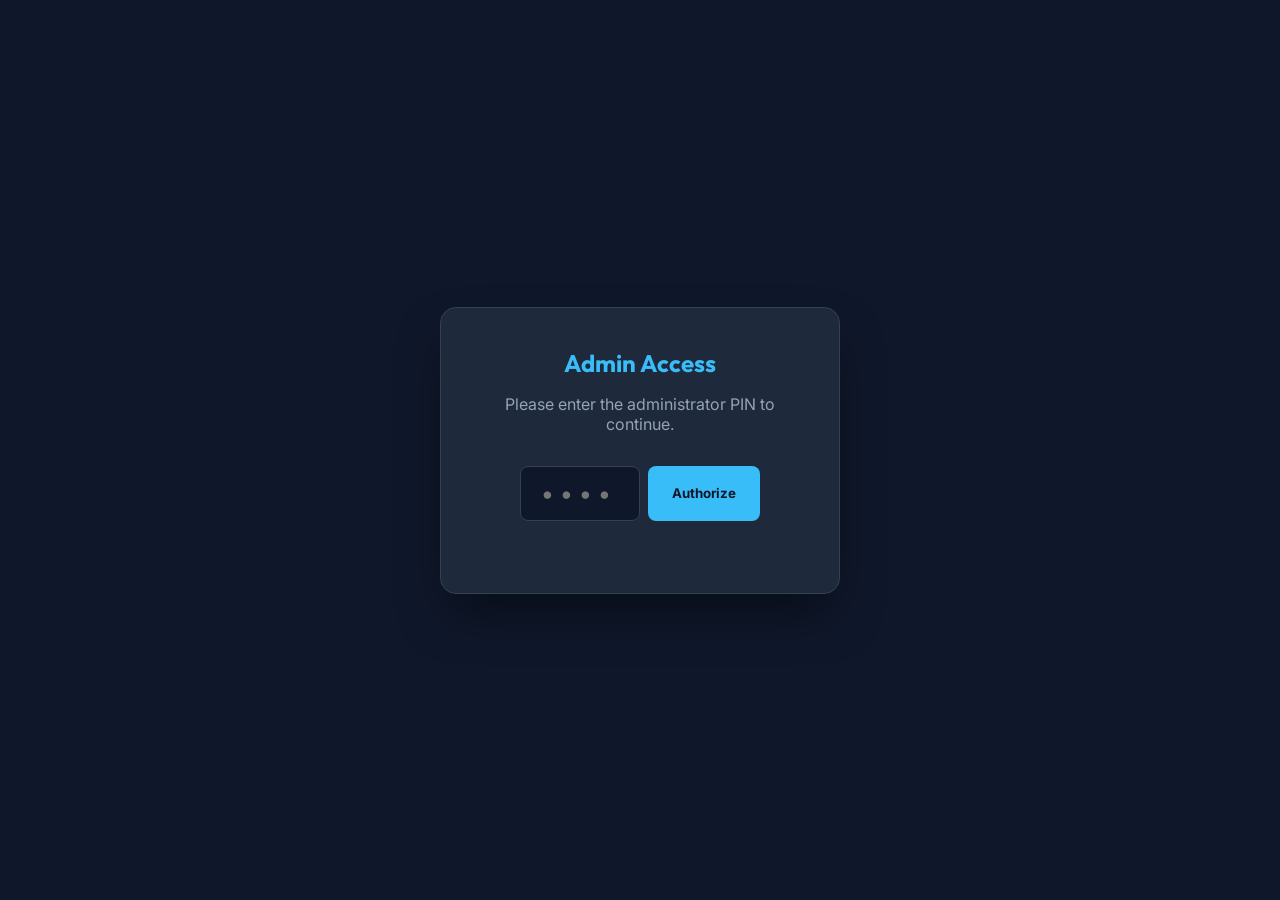
<file: admin.html>
<!DOCTYPE html>
<html lang="en">

<head>
    <meta charset="UTF-8">
    <meta name="viewport" content="width=device-width, initial-scale=1.0">
    <title>Dashboard | QuranIQ Admin</title>
    <link rel="stylesheet" href="style.css">
    <link rel="stylesheet" href="admin.css">
    <!-- Google Fonts -->
    <link rel="preconnect" href="https://fonts.googleapis.com">
    <link rel="preconnect" href="https://fonts.gstatic.com" crossorigin>
    <link
        href="https://fonts.googleapis.com/css2?family=Inter:wght@400;500;600;700&family=Outfit:wght@400;600;700&family=Amiri:wght@400;700&display=swap"
        rel="stylesheet">
</head>

<body class="admin-body">
    <div id="auth-overlay" class="auth-overlay">
        <div class="auth-card">
            <h2>Admin Access</h2>
            <p>Please enter the administrator PIN to continue.</p>
            <div class="pin-input-group">
                <input type="password" id="admin-pin" placeholder="••••" maxlength="4">
                <button id="auth-btn">Authorize</button>
            </div>
            <p id="auth-error" class="error-msg"></p>
        </div>
    </div>

    <div class="admin-container" id="admin-main" style="display: none;">
        <nav class="admin-nav">
            <div class="nav-left">
                <div class="admin-logo">
                    <span class="logo-icon">💠</span>
                    <h1>QuranIQ Admin</h1>
                </div>
            </div>
            <div class="nav-right">
                <span id="current-date">--:--</span>
                <button id="logout-btn">Logout</button>
            </div>
        </nav>

        <main class="admin-content">
            <!-- Header Summary Cards -->
            <section class="summary-grid">
                <div class="stat-card">
                    <div class="stat-icon">📈</div>
                    <div class="stat-info">
                        <h3>Total History</h3>
                        <p id="total-days">-- days</p>
                    </div>
                </div>
                <div class="stat-card">
                    <div class="stat-icon">🏥</div>
                    <div class="stat-info">
                        <h3>App Health</h3>
                        <p id="app-health">Calculating...</p>
                    </div>
                </div>
                <div class="stat-card">
                    <div class="stat-icon">🧩</div>
                    <div class="stat-info">
                        <h3>Today's Puzzles</h3>
                        <p id="puzzles-status">--/5</p>
                    </div>
                </div>
            </section>

            <div class="dashboard-grid">
                <!-- Today's Puzzle Health Section -->
                <section class="admin-section health-section">
                    <div class="section-header">
                        <h2>Today's Puzzle Health</h2>
                        <button id="refresh-health" class="btn-icon">🔄</button>
                    </div>
                    <div class="health-list" id="health-list">
                        <div class="loading-spinner"></div>
                    </div>
                </section>

                <!-- Activity Visualization Section -->
                <section class="admin-section activity-section">
                    <div class="section-header">
                        <h2>System Integrity</h2>
                        <span class="badge">Live</span>
                    </div>
                    <div class="integrity-log" id="integrity-log">
                        <!-- Integrity checks will be listed here -->
                        <div class="log-item info">Scanning file system...</div>
                    </div>
                </section>
            </div>

            <!-- Historical Metrics Table -->
            <section class="admin-section full-width">
                <div class="section-header">
                    <h2>Recent History Metrics</h2>
                </div>
                <div class="table-container">
                    <table class="admin-table">
                        <thead>
                            <tr>
                                <th>Date</th>
                                <th>Connections</th>
                                <th>Harf</th>
                                <th>Deduction</th>
                                <th>Scramble</th>
                                <th>Juz</th>
                                <th>Integrity</th>
                            </tr>
                        </thead>
                        <tbody id="history-table-body">
                            <!-- Populated via admin.js -->
                        </tbody>
                    </table>
                </div>
            </section>
        </main>
    </div>

    <script src="js/utils.js"></script>
    <script src="js/admin.js"></script>
</body>

</html>
</file>
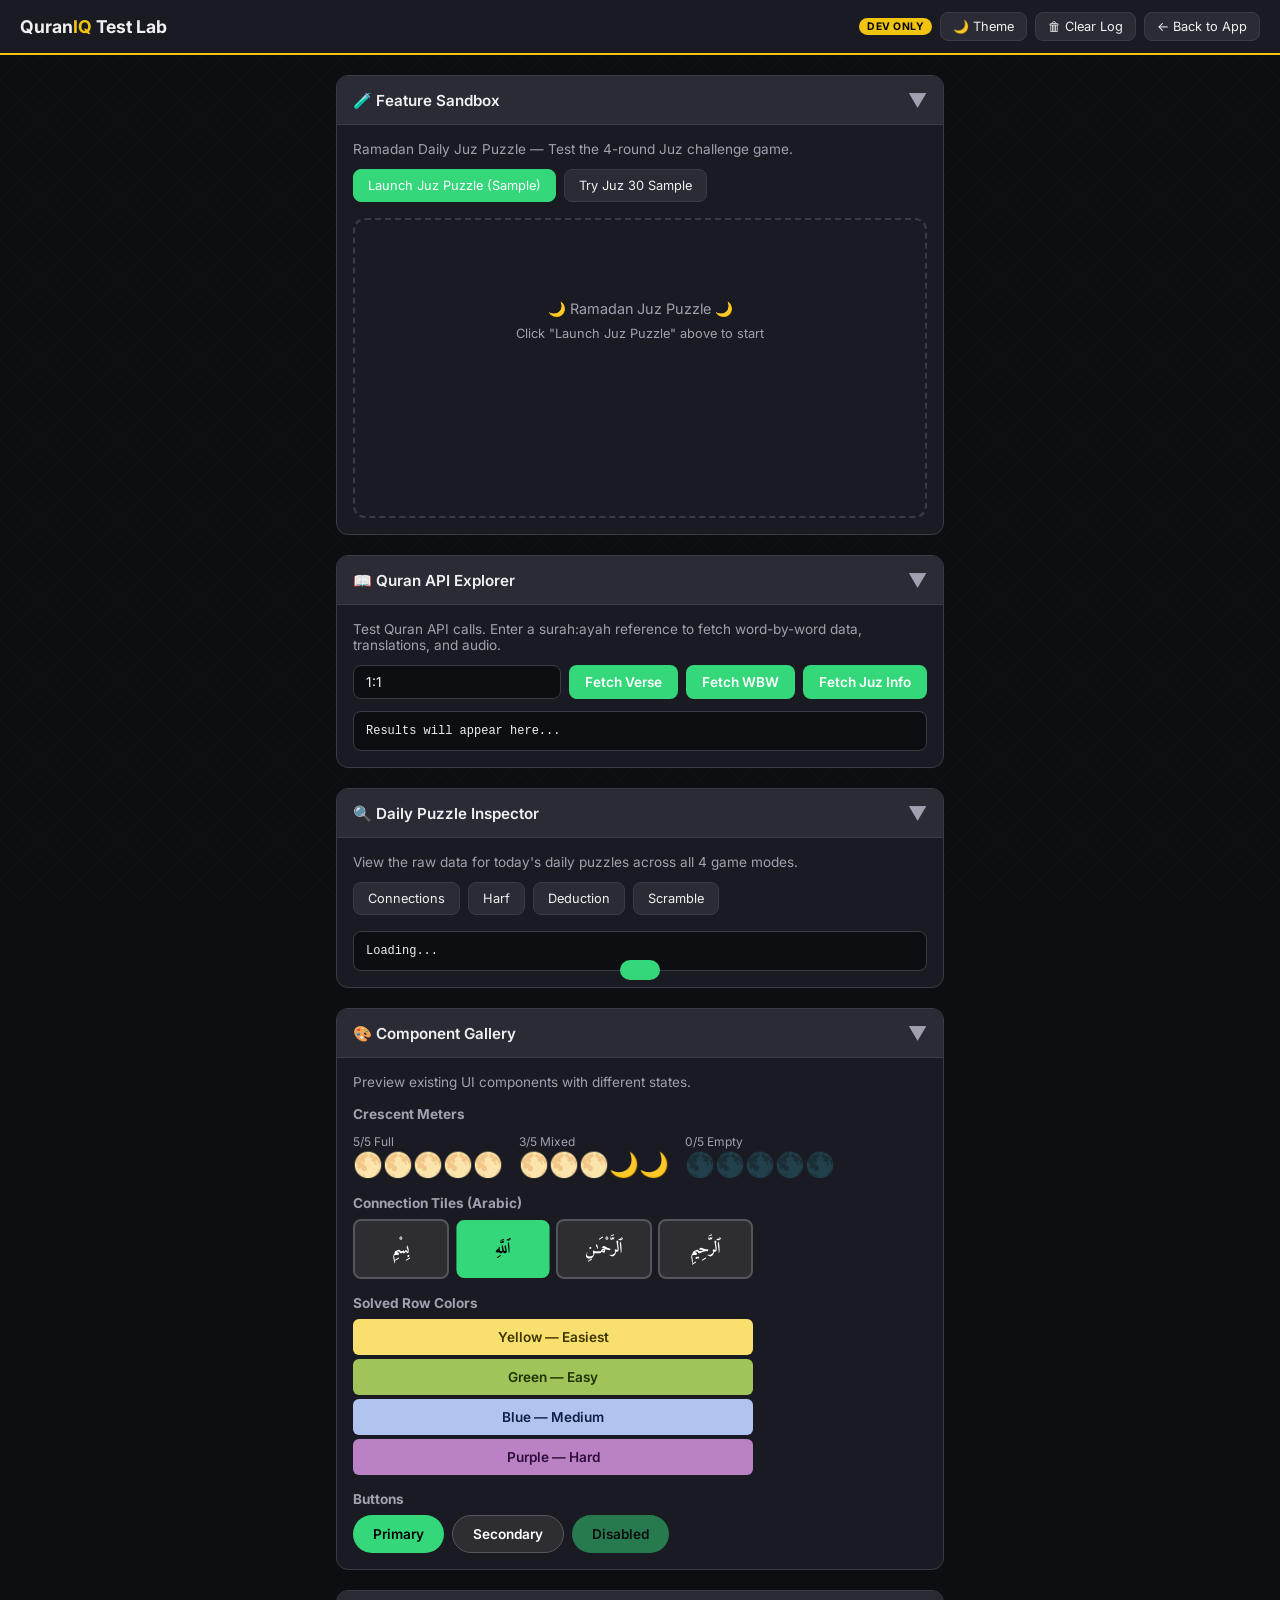
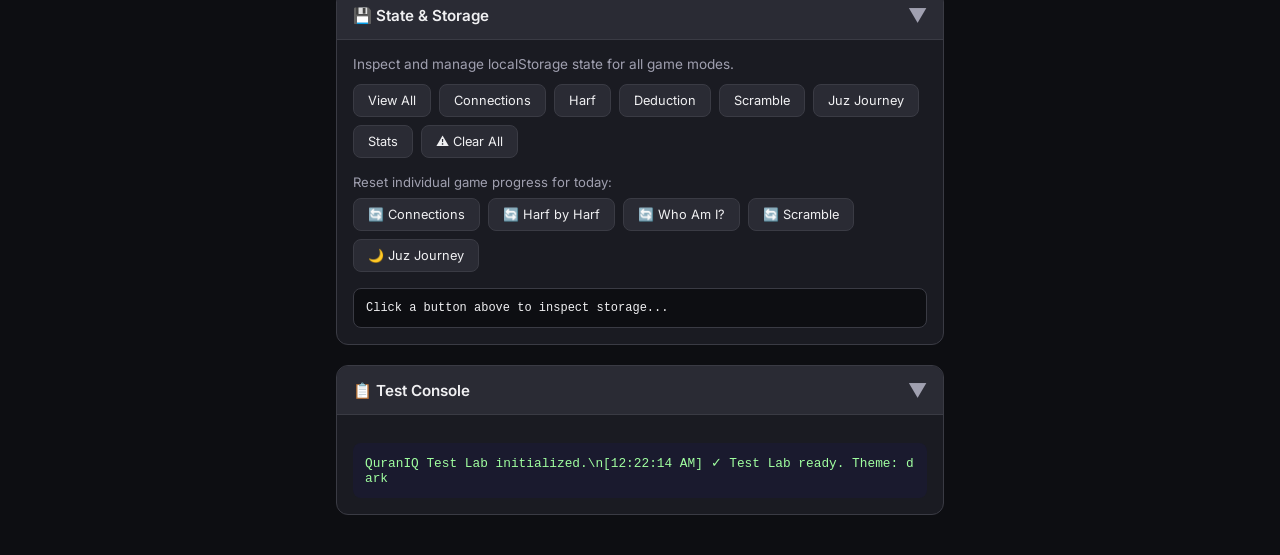
<file: test.html>
<!DOCTYPE html>
<html lang="en" dir="ltr">

<head>
    <meta charset="UTF-8">
    <meta name="viewport" content="width=device-width, initial-scale=1.0">
    <title>QuranIQ — Test Lab</title>
    <meta name="robots" content="noindex, nofollow">
    <link rel="preconnect" href="https://fonts.googleapis.com">
    <link rel="preconnect" href="https://fonts.gstatic.com" crossorigin>
    <link
        href="https://fonts.googleapis.com/css2?family=Amiri:wght@400;700&family=Inter:wght@400;500;600;700;800&display=swap"
        rel="stylesheet">
    <link rel="stylesheet" href="style.css">
    <link rel="stylesheet" href="css/juz-puzzle.css">
    <style>
        /* ===== Test Lab Specific Styles ===== */
        .test-lab-header {
            background: var(--bg-card);
            border-bottom: 2px solid var(--islamic-gold);
            padding: 12px 20px;
            display: flex;
            align-items: center;
            justify-content: space-between;
            position: sticky;
            top: 0;
            z-index: 100;
        }

        .test-lab-header h1 {
            font-family: var(--font-main);
            font-size: 1.1rem;
            font-weight: 700;
            color: var(--text);
        }

        .test-lab-header h1 span {
            color: var(--islamic-gold);
        }

        .test-lab-header .badge {
            background: var(--islamic-gold);
            color: #000;
            font-size: 0.65rem;
            font-weight: 700;
            padding: 2px 8px;
            border-radius: 10px;
            text-transform: uppercase;
            letter-spacing: 0.5px;
        }

        .test-lab-controls {
            display: flex;
            gap: 8px;
            align-items: center;
        }

        .test-lab-controls button {
            background: var(--bg-hover);
            border: 1px solid var(--border);
            color: var(--text);
            padding: 6px 12px;
            border-radius: var(--radius-sm);
            cursor: pointer;
            font-size: 0.8rem;
            font-family: var(--font-main);
        }

        .test-lab-controls button:hover {
            background: var(--accent);
            color: #fff;
            border-color: var(--accent);
        }

        .test-container {
            max-width: var(--max-width);
            margin: 0 auto;
            padding: 20px 16px;
        }

        .test-section {
            background: var(--bg-card);
            border: 1px solid var(--border);
            border-radius: var(--radius);
            margin-bottom: 20px;
            overflow: hidden;
        }

        .test-section-header {
            background: var(--bg-hover);
            padding: 12px 16px;
            border-bottom: 1px solid var(--border);
            display: flex;
            align-items: center;
            justify-content: space-between;
            cursor: pointer;
            user-select: none;
        }

        .test-section-header h2 {
            font-size: 0.95rem;
            font-weight: 600;
            color: var(--text);
        }

        .test-section-header .toggle {
            font-size: 1.2rem;
            color: var(--text-secondary);
            transition: transform 0.2s;
        }

        .test-section-header.collapsed .toggle {
            transform: rotate(-90deg);
        }

        .test-section-body {
            padding: 16px;
        }

        .test-section-body.hidden {
            display: none;
        }

        /* Console output */
        .test-console {
            background: #1a1a2e;
            color: #a0ffa0;
            font-family: 'Courier New', monospace;
            font-size: 0.8rem;
            padding: 12px;
            border-radius: var(--radius-sm);
            max-height: 200px;
            overflow-y: auto;
            margin-top: 12px;
            white-space: pre-wrap;
            word-break: break-all;
        }

        .test-console .log-info {
            color: #a0ffa0;
        }

        .test-console .log-warn {
            color: #f1c40f;
        }

        .test-console .log-error {
            color: #e74c3c;
        }

        /* Sandbox game area */
        #sandbox-game {
            min-height: 300px;
            border: 2px dashed var(--border);
            border-radius: var(--radius);
            padding: 20px;
            text-align: center;
            position: relative;
        }

        #sandbox-game.active {
            border-style: solid;
            border-color: var(--accent);
        }

        .sandbox-placeholder {
            color: var(--text-secondary);
            font-size: 0.9rem;
            padding: 60px 20px;
        }

        .sandbox-placeholder p {
            margin-bottom: 8px;
        }

        /* Quick action buttons */
        .quick-actions {
            display: flex;
            flex-wrap: wrap;
            gap: 8px;
            margin-bottom: 16px;
        }

        .quick-actions button {
            background: var(--bg-hover);
            border: 1px solid var(--border);
            color: var(--text);
            padding: 8px 14px;
            border-radius: var(--radius-sm);
            cursor: pointer;
            font-size: 0.8rem;
            font-family: var(--font-main);
            transition: all 0.15s;
        }

        .quick-actions button:hover {
            background: var(--accent);
            color: #fff;
            border-color: var(--accent);
        }

        .quick-actions button.active {
            background: var(--accent);
            color: #fff;
            border-color: var(--accent);
        }

        /* API test area */
        .api-test {
            display: flex;
            gap: 8px;
            margin-bottom: 12px;
            flex-wrap: wrap;
        }

        .api-test input {
            flex: 1;
            min-width: 200px;
            padding: 8px 12px;
            border: 1px solid var(--border);
            border-radius: var(--radius-sm);
            background: var(--bg);
            color: var(--text);
            font-family: var(--font-main);
            font-size: 0.85rem;
        }

        .api-test button {
            padding: 8px 16px;
            background: var(--accent);
            color: #fff;
            border: none;
            border-radius: var(--radius-sm);
            cursor: pointer;
            font-family: var(--font-main);
            font-size: 0.85rem;
            font-weight: 600;
        }

        /* Data viewer */
        .data-viewer {
            background: var(--bg);
            border: 1px solid var(--border);
            border-radius: var(--radius-sm);
            padding: 12px;
            font-family: 'Courier New', monospace;
            font-size: 0.75rem;
            max-height: 300px;
            overflow-y: auto;
            white-space: pre-wrap;
            word-break: break-all;
            color: var(--text);
        }

        /* Toast for test page */
        .test-toast {
            position: fixed;
            bottom: 20px;
            left: 50%;
            transform: translateX(-50%) translateY(100px);
            background: var(--accent);
            color: #fff;
            padding: 10px 20px;
            border-radius: var(--radius);
            font-size: 0.85rem;
            font-weight: 500;
            z-index: 1000;
            transition: transform 0.3s ease;
            pointer-events: none;
        }

        .test-toast.show {
            transform: translateX(-50%) translateY(0);
        }
    </style>
</head>

<body>
    <!-- Header -->
    <div class="test-lab-header">
        <h1>Quran<span>IQ</span> Test Lab</h1>
        <div class="test-lab-controls">
            <span class="badge">Dev Only</span>
            <button onclick="toggleTheme()">🌙 Theme</button>
            <button onclick="clearConsole()">🗑 Clear Log</button>
            <button onclick="window.location.href='index.html'">← Back to App</button>
        </div>
    </div>

    <div class="test-container">

        <!-- Section 1: Feature Sandbox -->
        <div class="test-section">
            <div class="test-section-header" onclick="toggleSection(this)">
                <h2>🧪 Feature Sandbox</h2>
                <span class="toggle">▼</span>
            </div>
            <div class="test-section-body">
                <p style="color: var(--text-secondary); font-size: 0.85rem; margin-bottom: 12px;">
                    Ramadan Daily Juz Puzzle — Test the 4-round Juz challenge game.
                </p>
                <div class="quick-actions">
                    <button onclick="initJuzPuzzle()" class="active">Launch Juz Puzzle (Sample)</button>
                    <button onclick="initJuzPuzzle(JUZ30_SAMPLE)">Try Juz 30 Sample</button>
                </div>
                <div id="sandbox-game">
                    <div class="sandbox-placeholder">
                        <p>🌙 Ramadan Juz Puzzle 🌙</p>
                        <p style="font-size: 0.8rem;">Click "Launch Juz Puzzle" above to start</p>
                    </div>
                </div>
            </div>
        </div>

        <!-- Section 2: Quran API Explorer -->
        <div class="test-section">
            <div class="test-section-header" onclick="toggleSection(this)">
                <h2>📖 Quran API Explorer</h2>
                <span class="toggle">▼</span>
            </div>
            <div class="test-section-body">
                <p style="color: var(--text-secondary); font-size: 0.85rem; margin-bottom: 12px;">
                    Test Quran API calls. Enter a surah:ayah reference to fetch word-by-word data, translations, and
                    audio.
                </p>
                <div class="api-test">
                    <input type="text" id="api-ref" placeholder="e.g. 2:255 or 112:1-4" value="1:1">
                    <button onclick="fetchVerse()">Fetch Verse</button>
                    <button onclick="fetchWBW()">Fetch WBW</button>
                    <button onclick="fetchJuzMeta()">Fetch Juz Info</button>
                </div>
                <div id="api-result" class="data-viewer">Results will appear here...</div>
            </div>
        </div>

        <!-- Section 3: Daily Puzzle Inspector -->
        <div class="test-section">
            <div class="test-section-header" onclick="toggleSection(this)">
                <h2>🔍 Daily Puzzle Inspector</h2>
                <span class="toggle">▼</span>
            </div>
            <div class="test-section-body">
                <p style="color: var(--text-secondary); font-size: 0.85rem; margin-bottom: 12px;">
                    View the raw data for today's daily puzzles across all 4 game modes.
                </p>
                <div class="quick-actions">
                    <button onclick="inspectPuzzle('connections')" class="active">Connections</button>
                    <button onclick="inspectPuzzle('harf')">Harf</button>
                    <button onclick="inspectPuzzle('deduction')">Deduction</button>
                    <button onclick="inspectPuzzle('scramble')">Scramble</button>
                </div>
                <div id="puzzle-data" class="data-viewer">Loading...</div>
            </div>
        </div>

        <!-- Section 4: Component Gallery -->
        <div class="test-section">
            <div class="test-section-header" onclick="toggleSection(this)">
                <h2>🎨 Component Gallery</h2>
                <span class="toggle">▼</span>
            </div>
            <div class="test-section-body">
                <p style="color: var(--text-secondary); font-size: 0.85rem; margin-bottom: 12px;">
                    Preview existing UI components with different states.
                </p>

                <h3 style="font-size: 0.85rem; margin: 16px 0 8px; color: var(--text-secondary);">Crescent Meters</h3>
                <div style="display: flex; gap: 16px; flex-wrap: wrap; margin-bottom: 16px;">
                    <div>
                        <span style="font-size: 0.75rem; color: var(--text-secondary);">5/5 Full</span><br>
                        <span style="font-size: 1.5rem;">🌕🌕🌕🌕🌕</span>
                    </div>
                    <div>
                        <span style="font-size: 0.75rem; color: var(--text-secondary);">3/5 Mixed</span><br>
                        <span style="font-size: 1.5rem;">🌕🌕🌕🌙🌙</span>
                    </div>
                    <div>
                        <span style="font-size: 0.75rem; color: var(--text-secondary);">0/5 Empty</span><br>
                        <span style="font-size: 1.5rem;">🌑🌑🌑🌑🌑</span>
                    </div>
                </div>

                <h3 style="font-size: 0.85rem; margin: 16px 0 8px; color: var(--text-secondary);">Connection Tiles
                    (Arabic)</h3>
                <div
                    style="display: grid; grid-template-columns: repeat(4, 1fr); gap: 6px; max-width: 400px; margin-bottom: 16px;">
                    <button class="conn-tile conn-tile-ar" style="padding: 12px 4px; font-size: 1rem;">بِسْمِ</button>
                    <button class="conn-tile conn-tile-ar selected"
                        style="padding: 12px 4px; font-size: 1rem;">ٱللَّهِ</button>
                    <button class="conn-tile conn-tile-ar"
                        style="padding: 12px 4px; font-size: 1rem;">ٱلرَّحْمَـٰنِ</button>
                    <button class="conn-tile conn-tile-ar"
                        style="padding: 12px 4px; font-size: 1rem;">ٱلرَّحِيمِ</button>
                </div>

                <h3 style="font-size: 0.85rem; margin: 16px 0 8px; color: var(--text-secondary);">Solved Row Colors</h3>
                <div style="max-width: 400px; margin-bottom: 16px;">
                    <div
                        style="background: var(--conn-yellow); color: var(--conn-yellow-text); padding: 10px; border-radius: 6px; margin-bottom: 4px; text-align: center; font-weight: 600; font-size: 0.85rem;">
                        Yellow — Easiest</div>
                    <div
                        style="background: var(--conn-green); color: var(--conn-green-text); padding: 10px; border-radius: 6px; margin-bottom: 4px; text-align: center; font-weight: 600; font-size: 0.85rem;">
                        Green — Easy</div>
                    <div
                        style="background: var(--conn-blue); color: var(--conn-blue-text); padding: 10px; border-radius: 6px; margin-bottom: 4px; text-align: center; font-weight: 600; font-size: 0.85rem;">
                        Blue — Medium</div>
                    <div
                        style="background: var(--conn-purple); color: var(--conn-purple-text); padding: 10px; border-radius: 6px; margin-bottom: 4px; text-align: center; font-weight: 600; font-size: 0.85rem;">
                        Purple — Hard</div>
                </div>

                <h3 style="font-size: 0.85rem; margin: 16px 0 8px; color: var(--text-secondary);">Buttons</h3>
                <div style="display: flex; gap: 8px; flex-wrap: wrap;">
                    <button class="btn btn-primary">Primary</button>
                    <button class="btn btn-secondary">Secondary</button>
                    <button class="btn btn-primary" disabled>Disabled</button>
                </div>
            </div>
        </div>

        <!-- Section 5: State & Storage -->
        <div class="test-section">
            <div class="test-section-header" onclick="toggleSection(this)">
                <h2>💾 State & Storage</h2>
                <span class="toggle">▼</span>
            </div>
            <div class="test-section-body">
                <p style="color: var(--text-secondary); font-size: 0.85rem; margin-bottom: 12px;">
                    Inspect and manage localStorage state for all game modes.
                </p>
                <div class="quick-actions">
                    <button onclick="viewStorage('all')">View All</button>
                    <button onclick="viewStorage('conn')">Connections</button>
                    <button onclick="viewStorage('harf')">Harf</button>
                    <button onclick="viewStorage('ded')">Deduction</button>
                    <button onclick="viewStorage('scr')">Scramble</button>
                    <button onclick="viewStorage('juz')">Juz Journey</button>
                    <button onclick="viewStorage('stats')">Stats</button>
                    <button
                        onclick="if(confirm('Clear ALL game state?')) { localStorage.clear(); testLog('Cleared all localStorage', 'warn'); viewStorage('all'); }">⚠
                        Clear All</button>
                </div>
                <p style="color: var(--text-secondary); font-size: 0.82rem; margin: 12px 0 8px;">Reset individual game
                    progress for today:</p>
                <div class="quick-actions">
                    <button onclick="resetGameState('conn')">🔄 Connections</button>
                    <button onclick="resetGameState('harf')">🔄 Harf by Harf</button>
                    <button onclick="resetGameState('ded')">🔄 Who Am I?</button>
                    <button onclick="resetGameState('scr')">🔄 Scramble</button>
                    <button onclick="resetJuzState()">🌙 Juz Journey</button>
                </div>
                <div id="storage-data" class="data-viewer">Click a button above to inspect storage...</div>
            </div>
        </div>

        <!-- Section 6: Console -->
        <div class="test-section">
            <div class="test-section-header" onclick="toggleSection(this)">
                <h2>📋 Test Console</h2>
                <span class="toggle">▼</span>
            </div>
            <div class="test-section-body">
                <div id="test-console" class="test-console">QuranIQ Test Lab initialized.\n</div>
            </div>
        </div>

    </div>

    <!-- Toast -->
    <div id="test-toast" class="test-toast"></div>

    <script>
        // ===== Theme Toggle =====
        function toggleTheme() {
            const current = document.documentElement.getAttribute('data-theme');
            const next = current === 'dark' ? 'light' : 'dark';
            document.documentElement.setAttribute('data-theme', next);
            localStorage.setItem('quraniq-theme', next);
            testLog(`Theme switched to ${next}`);
        }
        // Load saved theme
        const savedTheme = localStorage.getItem('quraniq-theme') || 'dark';
        document.documentElement.setAttribute('data-theme', savedTheme);

        // ===== Section Toggle =====
        function toggleSection(header) {
            header.classList.toggle('collapsed');
            const body = header.nextElementSibling;
            body.classList.toggle('hidden');
        }

        // ===== Test Console =====
        function testLog(msg, level = 'info') {
            const el = document.getElementById('test-console');
            const time = new Date().toLocaleTimeString();
            const prefix = level === 'error' ? '✗' : level === 'warn' ? '⚠' : '✓';
            el.innerHTML += `<span class="log-${level}">[${time}] ${prefix} ${msg}</span>\n`;
            el.scrollTop = el.scrollHeight;
        }
        function clearConsole() {
            document.getElementById('test-console').innerHTML = 'Console cleared.\n';
        }

        // ===== Toast =====
        function showTestToast(msg, duration = 2000) {
            const toast = document.getElementById('test-toast');
            toast.textContent = msg;
            toast.classList.add('show');
            setTimeout(() => toast.classList.remove('show'), duration);
        }

        // ===== Quran API Explorer =====
        async function fetchVerse() {
            const ref = document.getElementById('api-ref').value.trim();
            const resultEl = document.getElementById('api-result');
            resultEl.textContent = 'Fetching...';
            try {
                const [surah, ayah] = ref.split(':');
                const range = ayah.includes('-') ? ayah : `${ayah}-${ayah}`;
                const url = `https://api.alquran.cloud/v1/surah/${surah}`;
                const res = await fetch(url);
                const data = await res.json();
                const ayahs = data.data.ayahs.filter(a => {
                    const num = a.numberInSurah;
                    const [start, end] = range.split('-').map(Number);
                    return num >= start && num <= (end || start);
                });
                const display = ayahs.map(a => ({
                    number: `${surah}:${a.numberInSurah}`,
                    arabic: a.text,
                }));
                // Also fetch English translation
                const enRes = await fetch(`https://api.alquran.cloud/v1/surah/${surah}/en.asad`);
                const enData = await enRes.json();
                const enAyahs = enData.data.ayahs.filter(a => {
                    const num = a.numberInSurah;
                    const [start, end] = range.split('-').map(Number);
                    return num >= start && num <= (end || start);
                });
                display.forEach((d, i) => {
                    if (enAyahs[i]) d.english = enAyahs[i].text;
                });
                resultEl.textContent = JSON.stringify(display, null, 2);
                testLog(`Fetched verse ${ref} — ${display.length} ayah(s)`);
            } catch (e) {
                resultEl.textContent = `Error: ${e.message}`;
                testLog(`API error: ${e.message}`, 'error');
            }
        }

        async function fetchWBW() {
            const ref = document.getElementById('api-ref').value.trim();
            const resultEl = document.getElementById('api-result');
            resultEl.textContent = 'Fetching word-by-word...';
            try {
                const [surah, ayah] = ref.split(':');
                const url = `https://api.quran.com/api/v4/verses/by_key/${surah}:${ayah}?language=en&words=true&word_fields=text_uthmani,translation`;
                const res = await fetch(url);
                const data = await res.json();
                const words = data.verse.words.map(w => ({
                    arabic: w.text_uthmani,
                    translation: w.translation?.text || '',
                    position: w.position,
                }));
                resultEl.textContent = JSON.stringify(words, null, 2);
                testLog(`Fetched WBW for ${ref} — ${words.length} words`);
            } catch (e) {
                resultEl.textContent = `Error: ${e.message}`;
                testLog(`WBW error: ${e.message}`, 'error');
            }
        }

        async function fetchJuzMeta() {
            const ref = document.getElementById('api-ref').value.trim();
            const resultEl = document.getElementById('api-result');
            resultEl.textContent = 'Fetching juz info...';
            try {
                // Treat input as juz number if it's just a number
                const juzNum = ref.includes(':') ? 1 : parseInt(ref);
                const url = `https://api.quran.com/api/v4/juzs`;
                const res = await fetch(url);
                const data = await res.json();
                const juz = data.juzs.find(j => j.juz_number === juzNum);
                if (juz) {
                    resultEl.textContent = JSON.stringify(juz, null, 2);
                    testLog(`Fetched Juz ${juzNum} metadata`);
                } else {
                    resultEl.textContent = JSON.stringify(data.juzs.slice(0, 3), null, 2) + '\n\n... (enter juz number 1-30)';
                    testLog('Enter a juz number (1-30) to fetch specific juz info', 'warn');
                }
            } catch (e) {
                resultEl.textContent = `Error: ${e.message}`;
                testLog(`Juz API error: ${e.message}`, 'error');
            }
        }

        // ===== Daily Puzzle Inspector =====
        async function inspectPuzzle(mode) {
            const resultEl = document.getElementById('puzzle-data');
            const buttons = resultEl.parentElement.querySelectorAll('.quick-actions button');
            buttons.forEach(b => b.classList.remove('active'));
            event.target.classList.add('active');
            resultEl.textContent = 'Loading...';
            const files = {
                connections: 'data/daily_puzzle.json',
                harf: 'data/daily_harf.json',
                deduction: 'data/daily_deduction.json',
                scramble: 'data/daily_scramble.json',
            };
            try {
                const res = await fetch(files[mode] + '?t=' + Date.now());
                const data = await res.json();
                resultEl.textContent = JSON.stringify(data, null, 2);
                testLog(`Loaded ${mode} puzzle — date: ${data.date || data.puzzle?.date || 'unknown'}`);
            } catch (e) {
                resultEl.textContent = `Error loading ${mode}: ${e.message}`;
                testLog(`Failed to load ${mode} puzzle: ${e.message}`, 'error');
            }
        }

        // ===== State & Storage =====
        function viewStorage(filter) {
            const resultEl = document.getElementById('storage-data');
            // Don't crash if called programmatically (no event)
            try {
                const buttons = resultEl.parentElement.querySelectorAll('.quick-actions button:not(:last-child)');
                buttons.forEach(b => b.classList.remove('active'));
                if (event && event.target && event.target.tagName === 'BUTTON') event.target.classList.add('active');
            } catch (e) { }

            const entries = {};

            // Check top-level localStorage keys
            for (let i = 0; i < localStorage.length; i++) {
                const key = localStorage.key(i);
                if (filter === 'all' ||
                    (filter === 'conn' && key.includes('conn')) ||
                    (filter === 'harf' && (key.includes('wordle') || key.includes('harf'))) ||
                    (filter === 'ded' && (key.includes('ded') || key.includes('deduction'))) ||
                    (filter === 'scr' && (key.includes('scr') || key.includes('scramble'))) ||
                    (filter === 'juz' && key.includes('juz')) ||
                    (filter === 'stats' && key.includes('stat'))) {
                    try {
                        entries[key] = JSON.parse(localStorage.getItem(key));
                    } catch {
                        entries[key] = localStorage.getItem(key);
                    }
                }
            }

            // Also look inside quraniq_state for game-specific sub-keys
            try {
                const state = JSON.parse(localStorage.getItem('quraniq_state') || '{}');
                const prefixMap = { conn: 'conn_', harf: 'harf_', wordle: 'harf_', ded: 'ded_', scr: 'scr_', stats: 'stats' };
                const prefix = prefixMap[filter];
                if (filter === 'all') {
                    if (Object.keys(state).length > 0) entries['quraniq_state'] = state;
                } else if (prefix) {
                    const filtered = {};
                    for (const [k, v] of Object.entries(state)) {
                        if (k.startsWith(prefix)) filtered[k] = v;
                    }
                    if (Object.keys(filtered).length > 0) entries['quraniq_state (filtered)'] = filtered;
                }
            } catch (e) { }

            resultEl.textContent = Object.keys(entries).length
                ? JSON.stringify(entries, null, 2)
                : `No localStorage entries found for filter: ${filter}`;
            testLog(`Storage view: ${filter} — ${Object.keys(entries).length} entries`);
        }

        // ===== Reset Individual Game State =====
        function resetGameState(prefix) {
            const names = { conn: 'Connections', harf: 'Harf by Harf', ded: 'Who Am I?', scr: 'Scramble' };
            const modeMap = { conn: 'connections', harf: 'harf', ded: 'deduction', scr: 'scramble' };
            const name = names[prefix] || prefix;
            const modeName = modeMap[prefix] || prefix;
            if (!confirm(`Reset ${name} progress for today? This will clear your game state and allow a new score submission. Other games are not affected.`)) return;

            // Find the day number (same logic as main app: EPOCH = Jan 1 2025 UTC)
            const EPOCH = Date.UTC(2025, 0, 1);
            const DAY_MS = 86400000;
            const dayNumber = Math.floor((Date.now() - EPOCH) / DAY_MS);

            let stateReset = false;
            let statsReset = false;

            // 1. Remove game state from quraniq_state
            const stateKey = 'quraniq_state';
            try {
                const state = JSON.parse(localStorage.getItem(stateKey) || '{}');
                const key = `${prefix}_${dayNumber}`;
                if (state[key]) {
                    delete state[key];
                    localStorage.setItem(stateKey, JSON.stringify(state));
                    stateReset = true;
                    testLog(`Reset ${name} game state (key: ${key})`, 'warn');
                } else {
                    testLog(`No ${name} state found for today (key: ${key})`, 'info');
                }
            } catch (e) {
                testLog(`Error resetting ${name} state: ${e.message}`, 'error');
            }

            // 2. Reset stats lastDay for this mode only (so new score can submit)
            const statsKey = 'quraniq_stats_v2';
            try {
                const stats = JSON.parse(localStorage.getItem(statsKey) || '{}');
                if (stats[modeName] && stats[modeName].lastDay === dayNumber) {
                    // Undo the stats entry for today
                    stats[modeName].played = Math.max(0, (stats[modeName].played || 0) - 1);
                    stats[modeName].lastDay = -1;
                    localStorage.setItem(statsKey, JSON.stringify(stats));
                    statsReset = true;
                    testLog(`Reset ${name} stats lastDay (was day ${dayNumber}, now -1)`, 'warn');
                }
            } catch (e) {
                testLog(`Error resetting ${name} stats: ${e.message}`, 'error');
            }

            if (stateReset || statsReset) {
                showTestToast(`${name} reset! Go back to the game and reload to play again.`);
            } else {
                showTestToast(`No ${name} progress found for today.`);
            }
            viewStorage(prefix);
        }

        // ===== Reset Juz Journey State =====
        function resetJuzState() {
            if (!confirm('Reset Juz Journey progress? This will let you replay today\'s puzzle.')) return;
            localStorage.removeItem('quraniq_juz');
            localStorage.removeItem('quraniq_juz_stats');
            testLog('Cleared Juz Journey state (quraniq_juz, quraniq_juz_stats)', 'warn');
            showTestToast('Juz Journey reset! Go back to the game and reload.');
            viewStorage('juz');
        }

        // ===== Init =====
        document.addEventListener('DOMContentLoaded', () => {
            testLog('Test Lab ready. Theme: ' + savedTheme);
            inspectPuzzle('connections');
        });
        // ===== Juz 30 Sample Data =====
        const JUZ30_SAMPLE = {
            date: "2026-03-30",
            juz_number: 30,
            juz_name: "Amma",
            juz_name_ar: "عَمَّ",
            verse: {
                surah_number: 93,
                surah_name: "Ad-Duha",
                surah_name_ar: "الضحى",
                ayah_number: 3,
                arabic_text: "مَا وَدَّعَكَ رَبُّكَ وَمَا قَلَىٰ",
                translation: "Your Lord has not forsaken you, nor has He become displeased.",
                audio_url: "https://cdn.islamic.network/quran/audio/128/ar.alafasy/1543.mp3"
            },
            theme_question: {
                correct: "Allah's reassurance to the Prophet after a pause in revelation",
                options: [
                    "Allah's reassurance to the Prophet after a pause in revelation",
                    "The punishment of those who deny the Day of Judgment",
                    "The creation of the heavens and the earth",
                    "The story of Prophet Musa and the burning bush"
                ]
            },
            surah_question: {
                correct_surah: 93,
                options: [
                    { num: 91, name: "Ash-Shams", name_ar: "الشمس", name_en: "The Sun" },
                    { num: 93, name: "Ad-Duha", name_ar: "الضحى", name_en: "The Morning Brightness" },
                    { num: 94, name: "Ash-Sharh", name_ar: "الشرح", name_en: "The Relief" },
                    { num: 112, name: "Al-Ikhlas", name_ar: "الإخلاص", name_en: "The Sincerity" }
                ]
            },
            surah_order: {
                surahs: [
                    { num: 78, name: "An-Naba", name_ar: "النبأ", name_en: "The Tidings" },
                    { num: 79, name: "An-Naziat", name_ar: "النازعات", name_en: "Those Who Drag Forth" },
                    { num: 80, name: "Abasa", name_ar: "عبس", name_en: "He Frowned" },
                    { num: 81, name: "At-Takwir", name_ar: "التكوير", name_en: "The Overthrowing" },
                    { num: 82, name: "Al-Infitar", name_ar: "الانفطار", name_en: "The Cleaving" },
                    { num: 83, name: "Al-Mutaffifin", name_ar: "المطففين", name_en: "The Defrauding" },
                    { num: 84, name: "Al-Inshiqaq", name_ar: "الانشقاق", name_en: "The Splitting Open" },
                    { num: 85, name: "Al-Buruj", name_ar: "البروج", name_en: "The Mansions of the Stars" },
                    { num: 86, name: "At-Tariq", name_ar: "الطارق", name_en: "The Morning Star" },
                    { num: 87, name: "Al-Ala", name_ar: "الأعلى", name_en: "The Most High" },
                    { num: 88, name: "Al-Ghashiyah", name_ar: "الغاشية", name_en: "The Overwhelming" },
                    { num: 89, name: "Al-Fajr", name_ar: "الفجر", name_en: "The Dawn" },
                    { num: 90, name: "Al-Balad", name_ar: "البلد", name_en: "The City" },
                    { num: 91, name: "Ash-Shams", name_ar: "الشمس", name_en: "The Sun" },
                    { num: 92, name: "Al-Layl", name_ar: "الليل", name_en: "The Night" },
                    { num: 93, name: "Ad-Duha", name_ar: "الضحى", name_en: "The Morning Brightness" },
                    { num: 94, name: "Ash-Sharh", name_ar: "الشرح", name_en: "The Relief" },
                    { num: 95, name: "At-Tin", name_ar: "التين", name_en: "The Fig" },
                    { num: 96, name: "Al-Alaq", name_ar: "العلق", name_en: "The Clot" },
                    { num: 97, name: "Al-Qadr", name_ar: "القدر", name_en: "The Night of Decree" },
                    { num: 98, name: "Al-Bayyinah", name_ar: "البينة", name_en: "The Clear Proof" },
                    { num: 99, name: "Az-Zalzalah", name_ar: "الزلزلة", name_en: "The Earthquake" },
                    { num: 100, name: "Al-Adiyat", name_ar: "العاديات", name_en: "The Chargers" },
                    { num: 101, name: "Al-Qariah", name_ar: "القارعة", name_en: "The Calamity" },
                    { num: 102, name: "At-Takathur", name_ar: "التكاثر", name_en: "The Rivalry in Worldly Increase" },
                    { num: 103, name: "Al-Asr", name_ar: "العصر", name_en: "The Declining Day" },
                    { num: 104, name: "Al-Humazah", name_ar: "الهمزة", name_en: "The Traducer" },
                    { num: 105, name: "Al-Fil", name_ar: "الفيل", name_en: "The Elephant" },
                    { num: 106, name: "Quraysh", name_ar: "قريش", name_en: "Quraysh" },
                    { num: 107, name: "Al-Maun", name_ar: "الماعون", name_en: "The Small Kindnesses" },
                    { num: 108, name: "Al-Kawthar", name_ar: "الكوثر", name_en: "The Abundance" },
                    { num: 109, name: "Al-Kafirun", name_ar: "الكافرون", name_en: "The Disbelievers" },
                    { num: 110, name: "An-Nasr", name_ar: "النصر", name_en: "The Divine Support" },
                    { num: 111, name: "Al-Masad", name_ar: "المسد", name_en: "The Palm Fiber" },
                    { num: 112, name: "Al-Ikhlas", name_ar: "الإخلاص", name_en: "The Sincerity" },
                    { num: 113, name: "Al-Falaq", name_ar: "الفلق", name_en: "The Daybreak" },
                    { num: 114, name: "An-Nas", name_ar: "الناس", name_en: "Mankind" }
                ]
            },
            educational_notes: {
                verse_context: "Surah Ad-Duha was revealed after a period when the Prophet Muhammad (peace be upon him) did not receive any revelation, causing him distress. The Quraysh mocked him saying his Lord had abandoned him. This verse is Allah's direct comfort — He has neither forsaken nor become displeased with His Messenger.",
                theme_explanation: "The theme of divine reassurance runs throughout this surah. Allah reminds the Prophet of His continuous care — from his orphanhood to guidance — and promises that the Hereafter will be better than the present. It teaches us that periods of difficulty are not signs of Allah's displeasure.",
                surah_overview: "Juz 30 (Amma) contains 37 surahs — the most of any juz. These are mostly short Makkan surahs focused on core beliefs: the Day of Judgment, Allah's power in creation, and moral accountability. They were among the first revelations and are the most memorized portions of the Quran."
            }
        };
    </script>
    <script src="js/juz-puzzle.js"></script>
</body>

</html>
</file>
<file: style.css>
/* ============================================
   QURANIQ - DAILY QURANIC PUZZLE GAME
   ============================================ */

/* ===== Accessibility ===== */
.skip-link {
    position: absolute;
    top: -100%;
    left: 50%;
    transform: translateX(-50%);
    background: var(--accent, #1b7a4a);
    color: #000;
    padding: 8px 16px;
    border-radius: 0 0 8px 8px;
    z-index: 10000;
    font-weight: 600;
    text-decoration: none;
    transition: top 0.2s;
}

.skip-link:focus {
    top: 0;
}

.sr-only {
    position: absolute;
    width: 1px;
    height: 1px;
    padding: 0;
    margin: -1px;
    overflow: hidden;
    clip: rect(0, 0, 0, 0);
    white-space: nowrap;
    border: 0;
}

/* ===== Focus visible for keyboard users ===== */
*:focus-visible {
    outline: 2px solid var(--accent, #1b7a4a);
    outline-offset: 2px;
}

/* ===== Stats mode tabs ===== */
.stats-mode-tabs {
    display: flex;
    gap: 4px;
    margin-bottom: 16px;
    border-bottom: 2px solid var(--border, #e0e0dc);
    padding-bottom: 0;
}

.stats-tab {
    flex: 1;
    padding: 8px 4px;
    border: none;
    background: none;
    cursor: pointer;
    font-size: 0.8rem;
    font-weight: 500;
    color: var(--text-secondary, #6b6b80);
    border-bottom: 2px solid transparent;
    margin-bottom: -2px;
    transition: color 0.2s, border-color 0.2s;
}

.stats-tab:hover {
    color: var(--text, #1a1a2e);
}

.stats-tab.active {
    color: var(--accent, #1b7a4a);
    border-bottom-color: var(--accent, #1b7a4a);
    font-weight: 600;
}

:root {
    /* Colors - Light Mode (Islamic-inspired: Emerald + Gold) */
    --bg: #faf9f5;
    --bg-card: #ffffff;
    --bg-hover: #f0efe8;
    --text: #1a1a2e;
    --text-secondary: #6b6b80;
    --border: #ddd9cc;
    --accent: #1b7a4a;
    --accent-light: #e8f5ee;
    --accent-hover: #15613b;
    --gold: #c9a227;
    --gold-light: #fef9e7;
    --islamic-gold: #c9a227;
    --islamic-gold-light: rgba(201, 162, 39, 0.12);
    --islamic-emerald: #1b7a4a;
    --islamic-navy: #0a1628;
    --pattern-opacity: 0.035;

    /* Connections colors */
    --conn-yellow: #f9df6d;
    --conn-yellow-text: #5a4e00;
    --conn-green: #a0c35a;
    --conn-green-text: #2d4a00;
    --conn-blue: #b0c4ef;
    --conn-blue-text: #1a2d5a;
    --conn-purple: #ba81c5;
    --conn-purple-text: #3d1a47;

    /* Harf by Harf colors */
    --correct: #538d4e;
    --present: #b59f3b;
    --absent: #787c7e;
    --key-bg: #d3d6da;
    --key-text: #1a1a2e;

    /* Layout */
    --max-width: 640px;
    --header-height: 60px;
    --radius: 12px;
    --radius-sm: 8px;

    /* Fonts */
    --font-main: 'Inter', -apple-system, BlinkMacSystemFont, sans-serif;
    --font-arabic: 'Amiri', serif;

    /* Arabic font scale — layered on top of global font-size setting.
       Prevents Arabic in Connections (tiles + verse text) from staying
       tiny when the user bumps font-size to max (data-font-size="2"). */
    --arabic-font-scale: 1;
}

[data-theme="dark"] {
    --bg: #0d0e12;
    --bg-card: #1a1b22;
    --bg-hover: #2a2b34;
    --text: #f0f0f2;
    --text-secondary: #a0a0b0;
    --border: #3a3b44;
    --accent: #34d87a;
    --accent-light: #1a3a28;
    --accent-hover: #2bc46a;
    --gold: #f1c40f;
    --gold-light: #2a2510;
    --islamic-gold: #f1c40f;
    --islamic-gold-light: rgba(241, 196, 15, 0.1);
    --islamic-emerald: #34d87a;
    --islamic-navy: #0d0e12;
    --pattern-opacity: 0.04;

    --conn-yellow: #f9df6d;
    --conn-yellow-text: #3d3500;
    --conn-green: #a0c35a;
    --conn-green-text: #1e3200;
    --conn-blue: #b0c4ef;
    --conn-blue-text: #0f1f45;
    --conn-purple: #ba81c5;
    --conn-purple-text: #2d0e38;

    --correct: #538d4e;
    --present: #b59f3b;
    --absent: #3a3a3c;
    --key-bg: #818384;
    --key-text: #f0f0f2;
}

/* ============ RESET & BASE ============ */
*,
*::before,
*::after {
    box-sizing: border-box;
    margin: 0;
    padding: 0;
}

body {
    font-family: var(--font-main);
    background: var(--bg);
    color: var(--text);
    min-height: 100vh;
    overflow-x: hidden;
    -webkit-font-smoothing: antialiased;
}

/* ===== Font Size Accessibility ===== */
html[data-font-size="0"] {
    font-size: 100%;
    --arabic-font-scale: 1;
}

/* Default (16px) */
html[data-font-size="1"] {
    font-size: 112.5%;
    --arabic-font-scale: 1.15;
}

/* Large (~18px) */
html[data-font-size="2"] {
    font-size: 125%;
    --arabic-font-scale: 1.3;
}

/* Extra Large on small phones: the root stays capped at 118% so general
   layout never overflows, and --arabic-font-scale stays capped at 1.15
   for other games — except inside Connections, whose verse text wraps
   and whose wbw-en labels are width-capped, so it uses the full 1.3.
   (Issue: XL setting left Connections verse text tiny.) */
@media (max-width: 480px) {
    html[data-font-size="2"] {
        font-size: 118%;
        --arabic-font-scale: 1.15;
    }
    html[data-font-size="2"] .conn-solved-row,
    html[data-font-size="2"] .connections-grid,
    html[data-font-size="2"] .connections-theme-verses {
        --arabic-font-scale: 1.3;
    }
}

/* Islamic geometric pattern background overlay */
body::before {
    content: '';
    position: fixed;
    inset: 0;
    pointer-events: none;
    z-index: 0;
    opacity: var(--pattern-opacity);
    background-image: url("data:image/svg+xml,%3Csvg xmlns='http://www.w3.org/2000/svg' width='80' height='80' viewBox='0 0 80 80'%3E%3Cg fill='none' stroke='%23c9a227' stroke-width='0.8'%3E%3Cpath d='M40 0L80 40L40 80L0 40Z'/%3E%3Cpath d='M40 10L70 40L40 70L10 40Z'/%3E%3Cpath d='M40 20L60 40L40 60L20 40Z'/%3E%3Ccircle cx='40' cy='40' r='8'/%3E%3Cpath d='M0 0L40 40M80 0L40 40M0 80L40 40M80 80L40 40'/%3E%3C/g%3E%3C/svg%3E");
    background-size: 80px 80px;
}

body>* {
    position: relative;
    z-index: 1;
}

button,
input,
select,
textarea {
    color: inherit;
    font-family: inherit;
}

/* ============ DARK MODE OVERRIDES ============ */
[data-theme="dark"] .conn-tile {
    background: #2d2d32;
    border-color: #55555c;
    color: #ffffff;
}

[data-theme="dark"] .conn-tile:hover {
    border-color: var(--islamic-gold);
    box-shadow: 0 2px 8px rgba(241, 196, 15, 0.1);
}

[data-theme="dark"] .conn-tile.selected {
    background: #34d87a;
    border-color: #34d87a;
    color: #000000;
}

[data-theme="dark"] .btn-secondary {
    background: #2d2d32;
    border-color: #55555c;
    color: #ffffff;
}

[data-theme="dark"] .btn-primary {
    background: #34d87a;
    color: #000000;
}

[data-theme="dark"] .mode-tab {
    color: #a0a0b0;
}

[data-theme="dark"] .mode-tab.active {
    background: linear-gradient(135deg, #34d87a, #2bc46a);
    color: #000000;
    box-shadow: 0 2px 8px rgba(52, 216, 122, 0.2);
}

[data-theme="dark"] .game-desc,
[data-theme="dark"] .mistakes-display {
    color: #c0c0cc;
}

[data-theme="dark"] .game-header h2 {
    color: #ffffff;
}

[data-theme="dark"] .key {
    background: #555558;
    color: #ffffff;
}

[data-theme="dark"] .harf-cell {
    border-color: #55555c;
    color: #ffffff;
}

[data-theme="dark"] .scramble-word {
    background: #2d2d32;
    border-color: #55555c;
    color: #ffffff;
}

[data-theme="dark"] .deduction-opt {
    background: #2d2d32;
    border-color: #55555c;
    color: #ffffff;
}

[data-theme="dark"] .clue-card {
    background: #2d2d32;
    border-color: #55555c;
    color: #ffffff;
}

/* ============ HEADER ============ */
#header {
    display: flex;
    align-items: center;
    justify-content: space-between;
    height: var(--header-height);
    padding: 0 16px;
    border-bottom: 1px solid var(--border);
    background: var(--bg-card);
    position: sticky;
    top: 0;
    z-index: 100;
}

/* Decorative gold line under header */
#header::after {
    content: '';
    position: absolute;
    bottom: -1px;
    left: 0;
    right: 0;
    height: 2px;
    background: linear-gradient(90deg,
            transparent 0%,
            var(--islamic-gold) 20%,
            var(--islamic-gold) 50%,
            var(--islamic-gold) 80%,
            transparent 100%);
    opacity: 0.5;
}

.header-center {
    text-align: center;
    flex: 1;
    min-width: 0;
    padding: 0 4px;
}

.logo {
    font-size: 1.4rem;
    font-weight: 800;
    letter-spacing: -0.5px;
    color: var(--text);
    white-space: nowrap;
    overflow: hidden;
    text-overflow: ellipsis;
}

.logo-accent {
    color: var(--islamic-gold);
    text-shadow: 0 0 20px rgba(201, 162, 39, 0.2);
}

[data-theme="dark"] .logo-accent {
    text-shadow: 0 0 24px rgba(241, 196, 15, 0.3);
}

.subtitle {
    font-size: 0.7rem;
    color: var(--text-secondary);
    text-transform: uppercase;
    letter-spacing: 1.5px;
    font-weight: 600;
    white-space: nowrap;
    overflow: hidden;
    text-overflow: ellipsis;
}

.subtitle::before {
    content: '\2E31 ';
    color: var(--islamic-gold);
    opacity: 0.6;
}

.subtitle::after {
    content: ' \2E31';
    color: var(--islamic-gold);
    opacity: 0.6;
}

.header-left,
.header-right {
    display: flex;
    gap: 4px;
    align-items: center;
    flex-shrink: 0;
}

.icon-btn {
    background: none;
    border: none;
    color: var(--text);
    cursor: pointer;
    padding: 8px;
    border-radius: var(--radius-sm);
    display: flex;
    align-items: center;
    justify-content: center;
    transition: background 0.15s;
}

.icon-btn:hover {
    background: var(--bg-hover);
}

/* ============ MODE SELECTOR ============ */
#mode-selector {
    display: flex;
    justify-content: center;
    gap: 4px;
    padding: 12px 16px;
    background: var(--bg-card);
    border-bottom: 1px solid var(--border);
    overflow-x: auto;
    -webkit-overflow-scrolling: touch;
    position: relative;
}

/* Subtle gold accent on mode selector bottom border */
#mode-selector::after {
    content: '';
    position: absolute;
    bottom: -1px;
    left: 20%;
    right: 20%;
    height: 1px;
    background: linear-gradient(90deg,
            transparent,
            var(--islamic-gold),
            transparent);
    opacity: 0.3;
}

.mode-tab {
    display: flex;
    align-items: center;
    gap: 6px;
    padding: 8px 16px;
    border: none;
    background: transparent;
    color: var(--text-secondary);
    font-family: var(--font-main);
    font-size: 0.85rem;
    font-weight: 600;
    cursor: pointer;
    border-radius: 100px;
    white-space: nowrap;
    transition: all 0.2s;
}

.mode-tab:hover {
    background: var(--bg-hover);
    color: var(--text);
}

.mode-tab.active {
    background: linear-gradient(135deg, var(--accent), var(--accent-hover));
    color: white;
    box-shadow: 0 2px 8px rgba(27, 122, 74, 0.25);
}

.mode-icon {
    font-size: 1rem;
}

/* ============ GAME AREA ============ */
#game-area {
    max-width: var(--max-width);
    margin: 0 auto;
    padding: 20px 16px;
}

.game-mode {
    display: none;
}

.game-mode.active {
    display: block;
    animation: fadeIn 0.3s ease;
}

@keyframes fadeIn {
    from {
        opacity: 0;
        transform: translateY(8px);
    }

    to {
        opacity: 1;
        transform: translateY(0);
    }
}

.game-header {
    text-align: center;
    margin-bottom: 20px;
}

.game-header h2 {
    font-size: 1.3rem;
    font-weight: 700;
    margin-bottom: 4px;
}

/* Islamic decorative divider after game header */
.game-header::after {
    content: '✦  ❖  ✦';
    display: block;
    text-align: center;
    color: var(--islamic-gold);
    font-size: 0.6rem;
    letter-spacing: 4px;
    margin-top: 8px;
    opacity: 0.5;
}

.game-desc {
    color: var(--text-secondary);
    font-size: 0.85rem;
}

/* ============ CONNECTIONS GAME ============ */
.connections-grid {
    display: grid;
    grid-template-columns: repeat(4, 1fr);
    gap: 8px;
    margin-bottom: 16px;
}

.conn-tile {
    aspect-ratio: auto;
    min-height: 60px;
    display: flex;
    align-items: center;
    justify-content: center;
    text-align: center;
    padding: 8px 4px;
    background: var(--bg-card);
    border: 2px solid var(--border);
    border-radius: var(--radius-sm);
    font-family: var(--font-main);
    font-size: 0.82rem;
    font-weight: 600;
    color: var(--text);
    cursor: pointer;
    transition: all 0.15s;
    user-select: none;
    line-height: 1.2;
    word-break: break-word;
    overflow-wrap: break-word;
    overflow: hidden;
}

.conn-tile:hover {
    border-color: var(--islamic-gold);
    transform: scale(1.02);
    box-shadow: 0 2px 8px rgba(201, 162, 39, 0.12);
}

.conn-tile.selected {
    background: var(--accent);
    color: white;
    border-color: var(--accent);
    transform: scale(0.97);
}

.conn-tile.shake,
.harf-row.shake {
    animation: shake 0.5s ease;
}

@keyframes shake {

    0%,
    100% {
        transform: translateX(0);
    }

    25% {
        transform: translateX(-6px);
    }

    75% {
        transform: translateX(6px);
    }
}

.conn-tile.pop {
    animation: pop 0.3s ease;
}

@keyframes pop {
    0% {
        transform: scale(1);
    }

    50% {
        transform: scale(1.1);
    }

    100% {
        transform: scale(1);
    }
}

.conn-solved-row {
    display: flex;
    align-items: center;
    justify-content: center;
    flex-direction: column;
    padding: 14px 12px;
    border-radius: var(--radius-sm);
    margin-bottom: 8px;
    animation: revealRow 0.5s ease;
    text-align: center;
}

@keyframes revealRow {
    from {
        opacity: 0;
        transform: scaleY(0.8);
    }

    to {
        opacity: 1;
        transform: scaleY(1);
    }
}

.conn-solved-row.yellow {
    background: var(--conn-yellow);
    color: var(--conn-yellow-text);
}

.conn-solved-row.green {
    background: var(--conn-green);
    color: var(--conn-green-text);
}

.conn-solved-row.blue {
    background: var(--conn-blue);
    color: var(--conn-blue-text);
}

.conn-solved-row.purple {
    background: var(--conn-purple);
    color: var(--conn-purple-text);
}

/* Islamic corner accents on solved rows */
.conn-solved-row::before,
.conn-solved-row::after {
    font-size: 0.7rem;
    opacity: 0.3;
    position: absolute;
}

.conn-solved-row {
    position: relative;
}

.conn-solved-category {
    font-weight: 700;
    font-size: 1rem;
    margin-bottom: 4px;
    text-transform: uppercase;
    letter-spacing: 0.5px;
}

.conn-solved-items {
    font-size: 0.9rem;
    font-weight: 500;
}

.conn-solved-items-ar {
    font-family: var(--font-arabic);
    font-size: calc(1.25rem * var(--arabic-font-scale));
    direction: rtl;
}

/* Solved row header with expand icon */
.conn-solved-header {
    display: flex;
    align-items: center;
    justify-content: center;
    gap: 8px;
    width: 100%;
}

.conn-expand-icon {
    font-size: 0.65rem;
    opacity: 0.7;
    transition: transform 0.3s ease;
}

.conn-solved-row {
    cursor: pointer;
    transition: transform 0.15s ease, box-shadow 0.15s ease;
    overflow: visible;
}

.conn-solved-row:hover {
    transform: scale(1.01);
    box-shadow: 0 2px 8px rgba(0, 0, 0, 0.12);
}

/* ===== Verse Carousel (per-word) ===== */
.verse-carousel {
    max-height: 0;
    overflow: hidden;
    opacity: 0;
    transition: max-height 0.4s ease, opacity 0.3s ease, margin 0.3s ease;
    width: 100%;
    margin-top: 0;
}

.verse-carousel.expanded {
    max-height: 2000px;
    opacity: 1;
    margin-top: 12px;
    padding-top: 12px;
    padding-bottom: 8px;
    border-top: 1px solid rgba(0, 0, 0, 0.15);
    overflow: visible;
}

/* Word pills - tappable word selector */
.verse-pills {
    display: flex;
    gap: 6px;
    justify-content: center;
    flex-wrap: wrap;
    margin-bottom: 12px;
    direction: rtl;
}

.verse-pill {
    font-family: var(--font-arabic);
    font-size: calc(1.05rem * var(--arabic-font-scale));
    padding: 6px 14px;
    min-height: 40px;
    border-radius: 20px;
    border: 1.5px solid rgba(0, 0, 0, 0.2);
    background: rgba(255, 255, 255, 0.3);
    cursor: pointer;
    transition: all 0.2s ease;
    font-weight: 500;
    color: inherit;
}

.verse-pill:hover {
    background: rgba(255, 255, 255, 0.5);
}

.verse-pill.active {
    background: rgba(0, 0, 0, 0.15);
    border-color: rgba(0, 0, 0, 0.4);
    font-weight: 700;
    transform: scale(1.05);
}

/* Slides container with nav arrows */
.verse-slides-container {
    display: flex;
    align-items: center;
    gap: 4px;
    position: relative;
    max-width: 100%;
    min-width: 0;
    overflow: hidden;
}

.verse-nav {
    flex-shrink: 0;
    width: 40px;
    height: 40px;
    border-radius: 50%;
    border: none;
    background: rgba(0, 0, 0, 0.1);
    color: inherit;
    font-size: 1.5rem;
    cursor: pointer;
    display: flex;
    align-items: center;
    justify-content: center;
    transition: background 0.2s;
    padding: 0;
    line-height: 1;
}

.verse-nav:hover {
    background: rgba(0, 0, 0, 0.2);
}

/* Slides area */
.verse-slides {
    flex: 1;
    /* No min-height: let the active slide dictate its own height so
       longer translations are not clipped at the bottom. The fade-in
       animation runs on the active slide only. Fix for #193. */
    position: relative;
    overflow: visible;
    touch-action: pan-y;
    min-width: 0;
    max-width: 100%;
}

.verse-slide {
    display: none;
    text-align: center;
    animation: verseFadeIn 0.3s ease;
    padding: 4px 2px;
    max-width: 100%;
    min-width: 0;
    /* overflow: visible so the verse translation and any larger-font
       Arabic text can extend without being clipped by the slide box.
       The slide is the active one, so neighbouring .verse-slide
       elements (display: none) never overflow into it. Fix for #193. */
    overflow: visible;
    box-sizing: border-box;
}

.verse-slide.active {
    display: block;
}

@keyframes verseFadeIn {
    from {
        opacity: 0;
        transform: translateY(6px);
    }

    to {
        opacity: 1;
        transform: translateY(0);
    }
}

.verse-slide-word {
    font-family: var(--font-arabic);
    font-size: calc(1.7rem * var(--arabic-font-scale));
    font-weight: 700;
    direction: rtl;
    margin-bottom: 2px;
    overflow-wrap: anywhere;
    max-width: 100%;
}

.verse-slide-meaning {
    font-size: 0.9rem;
    opacity: 0.75;
    margin-bottom: 10px;
    font-style: italic;
    overflow-wrap: anywhere;
    max-width: 100%;
}

.verse-slide-ayah {
    font-family: var(--font-arabic);
    font-size: calc(1.55rem * var(--arabic-font-scale));
    line-height: 1.8;
    direction: rtl;
    margin-bottom: 8px;
    font-weight: 500;
    background: rgba(255, 255, 255, 0.2);
    border-radius: 8px;
    padding: 12px 10px;
    overflow-wrap: anywhere;
    word-break: break-word;
    max-width: 100%;
    box-sizing: border-box;
}

.verse-slide-en {
    font-size: 1rem;
    line-height: 1.5;
    color: var(--text);
    opacity: 0.9;
    background: rgba(0, 0, 0, 0.05);
    padding: 12px 14px;
    border-radius: 8px;
    margin-bottom: 12px;
    text-align: left;
    border-left: 3px solid var(--accent);
    overflow-wrap: anywhere;
    word-break: break-word;
    max-width: 100%;
    box-sizing: border-box;
}

[data-theme="dark"] .verse-slide-en {
    background: rgba(255, 255, 255, 0.05);
}

.verse-slide-ref-row {
    display: flex;
    align-items: center;
    justify-content: center;
    gap: 12px;
    margin-top: 8px;
}

.verse-slide-ref {
    font-size: 0.72rem;
    font-weight: 700;
    opacity: 0.65;
    letter-spacing: 0.5px;
}

.context-btn,
.context-icon {
    display: inline-flex;
    align-items: center;
    justify-content: center;
    width: 36px;
    height: 36px;
    border-radius: 50%;
    background: rgba(27, 122, 74, 0.1);
    color: var(--accent);
    text-decoration: none;
    font-size: 16px;
    transition: all 0.2s ease;
    vertical-align: middle;
}

.context-btn:hover {
    background: var(--accent);
    color: white;
    transform: scale(1.1);
}

.result-verse-link .context-icon {
    margin-right: 6px;
    background: rgba(255, 255, 255, 0.2);
    color: inherit;
    width: 24px;
    height: 24px;
    font-size: 12px;
}

.verse-ref-link {
    color: inherit;
    text-decoration: underline;
    text-decoration-style: dotted;
    text-underline-offset: 2px;
    font-weight: 600;
    font-size: 0.78rem;
    opacity: 0.85;
    transition: opacity 0.2s ease;
}

.verse-ref-link:hover {
    opacity: 1;
    text-decoration-style: solid;
}

.verse-play-btn {
    width: 44px;
    height: 44px;
    border-radius: 50%;
    border: 2px solid rgba(0, 0, 0, 0.25);
    background: rgba(255, 255, 255, 0.3);
    color: inherit;
    font-size: 16px;
    cursor: pointer;
    display: flex;
    align-items: center;
    justify-content: center;
    transition: all 0.2s ease;
    flex-shrink: 0;
    position: relative;
}

.verse-play-btn:hover {
    background: rgba(255, 255, 255, 0.5);
    transform: scale(1.1);
}

.verse-play-btn.loading {
    pointer-events: none;
    opacity: 0.6;
}

.verse-play-btn.loading::after {
    content: '';
    position: absolute;
    width: 18px;
    height: 18px;
    border: 2px solid transparent;
    border-top-color: currentColor;
    border-radius: 50%;
    animation: spin 0.8s linear infinite;
}

.verse-play-btn.playing {
    background: rgba(27, 122, 74, 0.3);
    border-color: rgba(27, 122, 74, 0.6);
    animation: pulse-glow 1.5s ease-in-out infinite;
}

@keyframes spin {
    to {
        transform: rotate(360deg);
    }
}

@keyframes pulse-glow {

    0%,
    100% {
        box-shadow: 0 0 0 0 rgba(27, 122, 74, 0.3);
    }

    50% {
        box-shadow: 0 0 8px 4px rgba(27, 122, 74, 0.15);
    }
}

/* ===== Word-by-Word Verse Display ===== */
.verse-card {
    margin-bottom: 4px;
    position: relative;
    /* No height cap: the card grows with its content so the translation,
       play button and hint below the verse are always visible. Capping
       it at 60vh hid them below an inner scroll once the verse text got
       bigger (mobile readability fix). The page itself scrolls. */
    max-width: 100%;
    width: 100%;
    overflow-x: hidden;
    box-sizing: border-box;
}

.wbw-container {
    position: relative;
    width: 100%;
    max-width: 100%;
    box-sizing: border-box;
    overflow-x: hidden;
}

.wbw-words {
    display: flex;
    flex-wrap: wrap;
    justify-content: center;
    align-items: flex-start;
    gap: 6px;
    direction: rtl;
    padding: 10px 4px;
    background: rgba(255, 255, 255, 0.2);
    border-radius: 8px;
    line-height: 1.8;
    width: 100%;
    box-sizing: border-box;
}

[data-theme="dark"] .wbw-words {
    background: rgba(255, 255, 255, 0.08);
}

.wbw-word {
    display: inline-flex;
    flex-direction: column;
    align-items: center;
    padding: 4px 6px 8px;
    border-radius: 8px;
    cursor: pointer;
    transition: all 0.2s ease;
    border: 1px solid transparent;
    user-select: none;
    -webkit-user-select: none;
    position: relative;
    -webkit-tap-highlight-color: rgba(27, 122, 74, 0.15);
    /* Keep English label and Arabic word inside their container */
    max-width: min(180px, 100%);
    overflow: hidden;
    box-sizing: border-box;
    flex-shrink: 1;
    min-width: 0;
}

.wbw-word.wbw-highlight {
    background: rgba(218, 165, 32, 0.1) !important;
    border-color: rgba(218, 165, 32, 0.4) !important;
    border-width: 2px !important;
}

.wbw-ar {
    font-family: var(--font-arabic);
    font-size: calc(1.55rem * var(--arabic-font-scale));
    pointer-events: none;
    line-height: 1.6;
    overflow-wrap: anywhere;
    max-width: 100%;
}

.wbw-en {
    display: none;
    font-size: 0.7rem;
    font-weight: 700;
    color: #fff;
    background: #1b7a4a;
    padding: 2px 6px;
    border-radius: 4px;
    white-space: normal;
    /* Allow wrapping and clipping instead of letting translation spill out at large font sizes */
    max-width: 180px;
    overflow-wrap: anywhere;
    word-break: break-word;
    overflow: hidden;
    text-overflow: ellipsis;
    line-height: 1.4;
    margin-bottom: 4px;
    animation: wbwEnFadeIn 0.2s ease;
    pointer-events: none;
    box-shadow: 0 1px 3px rgba(0, 0, 0, 0.15);
    text-align: center;
    /* Cap width to the container so wbw-en never extends past the parent */
    width: max-content;
    max-width: min(180px, 100%);
    box-sizing: border-box;
}

[data-theme="dark"] .wbw-en {
    color: #fff;
    background: #1a6b42;
}

@keyframes wbwEnFadeIn {
    from {
        opacity: 0;
        transform: translateY(3px);
    }

    to {
        opacity: 1;
        transform: translateY(0);
    }
}

.wbw-word:hover {
    background: rgba(255, 255, 255, 0.35);
    border-color: rgba(0, 0, 0, 0.15);
}

[data-theme="dark"] .wbw-word:hover {
    background: rgba(255, 255, 255, 0.15);
    border-color: rgba(255, 255, 255, 0.2);
}

.wbw-word.wbw-active {
    background: rgba(27, 122, 74, 0.2);
    border-color: rgba(27, 122, 74, 0.5);
    transform: scale(1.08);
    box-shadow: 0 2px 8px rgba(27, 122, 74, 0.15);
}

[data-theme="dark"] .wbw-word.wbw-active {
    background: rgba(27, 122, 74, 0.3);
    border-color: rgba(27, 122, 74, 0.6);
}

/* Permanent highlight for the tile word within the verse */
.wbw-word.wbw-highlight {
    background: rgba(218, 165, 32, 0.2);
    border-color: rgba(218, 165, 32, 0.5);
    border-width: 2px;
    font-weight: bold;
    position: relative;
}

.wbw-word.wbw-highlight::after {
    content: '';
    position: absolute;
    bottom: -2px;
    left: 10%;
    right: 10%;
    height: 2px;
    background: rgba(218, 165, 32, 0.7);
    border-radius: 1px;
}

[data-theme="dark"] .wbw-word.wbw-highlight {
    background: rgba(218, 165, 32, 0.25);
    border-color: rgba(218, 165, 32, 0.6);
}

/* wbw-tooltip removed — English now shown inline above each word */

/* Verse separator (۝) shown between short verse and next verse for context */
.wbw-separator {
    display: inline-flex;
    align-items: center;
    padding: 2px 4px;
    font-size: 1.1rem;
    opacity: 0.5;
    cursor: default;
    user-select: none;
}

.wbw-loading {
    text-align: center;
    font-size: 0.75rem;
    opacity: 0.5;
    padding: 8px;
    font-style: italic;
}

.verse-reveal-hint {
    font-size: 0.75rem;
    text-transform: uppercase;
    letter-spacing: 1px;
    opacity: 0.45;
    text-align: center;
    margin-top: 6px;
    pointer-events: none;
}

/* ===== Theme Verses (Connections) ===== */
.connections-theme-verses {
    display: none;
    margin-top: 20px;
    margin-bottom: 12px;
    padding: 14px 12px 16px;
    background: var(--bg-card);
    border: 1px solid var(--border);
    border-radius: var(--radius);
    text-align: center;
    box-shadow: 0 1px 3px rgba(0, 0, 0, 0.05);
}

.connections-theme-verses h3 {
    font-size: 0.85rem;
    font-weight: 700;
    text-transform: uppercase;
    letter-spacing: 1px;
    margin-bottom: 12px;
    opacity: 0.7;
    color: var(--text);
}

.theme-verse-item {
    border-radius: var(--radius-sm);
    padding: 12px 14px;
    margin-bottom: 10px;
    word-wrap: break-word;
    overflow-wrap: anywhere;
    max-width: 100%;
    overflow: hidden;
    text-align: center;
}

.theme-verse-item:last-child {
    margin-bottom: 0;
}

.theme-verse-cat {
    font-weight: 700;
    font-size: 0.85rem;
    text-transform: uppercase;
    letter-spacing: 0.5px;
    margin-bottom: 4px;
}

.theme-verse-ar {
    font-family: var(--font-arabic);
    font-size: calc(1.4rem * var(--arabic-font-scale));
    direction: rtl;
    line-height: 1.8;
    margin-bottom: 6px;
    overflow-wrap: anywhere;
}

.theme-verse-en {
    font-size: 0.85rem;
    line-height: 1.5;
    font-style: italic;
    overflow-wrap: anywhere;
    word-break: break-word;
}

/* Coloured backgrounds per Connections group — reuse existing palette */
.theme-verse-item.yellow {
    background: var(--conn-yellow);
    color: var(--conn-yellow-text);
}
.theme-verse-item.green {
    background: var(--conn-green);
    color: var(--conn-green-text);
}
.theme-verse-item.blue {
    background: var(--conn-blue);
    color: var(--conn-blue-text);
}
.theme-verse-item.purple {
    background: var(--conn-purple);
    color: var(--conn-purple-text);
}

/* Dots indicator */
.verse-dots {
    display: flex;
    justify-content: center;
    gap: 8px;
    margin-top: 12px;
}

.verse-dot {
    width: 10px;
    height: 10px;
    border-radius: 50%;
    background: rgba(0, 0, 0, 0.2);
    cursor: pointer;
    transition: all 0.2s;
}

.verse-dot.active {
    background: rgba(0, 0, 0, 0.5);
    transform: scale(1.3);
}

/* Dark mode adjustments */
[data-theme="dark"] .verse-pill {
    border-color: rgba(255, 255, 255, 0.25);
    background: rgba(255, 255, 255, 0.08);
}

[data-theme="dark"] .verse-pill.active {
    background: rgba(255, 255, 255, 0.2);
    border-color: rgba(255, 255, 255, 0.5);
}

[data-theme="dark"] .verse-nav {
    background: rgba(255, 255, 255, 0.1);
}

[data-theme="dark"] .verse-nav:hover {
    background: rgba(255, 255, 255, 0.2);
}

[data-theme="dark"] .verse-slide-ayah {
    background: rgba(255, 255, 255, 0.08);
}

[data-theme="dark"] .verse-dot {
    background: rgba(255, 255, 255, 0.2);
}

[data-theme="dark"] .verse-dot.active {
    background: rgba(255, 255, 255, 0.6);
}

/* Arabic connection tiles */
.conn-tile-ar {
    font-family: var(--font-arabic);
    font-size: calc(1.4rem * var(--arabic-font-scale));
    direction: rtl;
    line-height: 1.4;
    position: relative;
    overflow-wrap: break-word;
    word-break: break-word;
}

/* Tooltip on hover (desktop only — hidden on touch devices) */
@media (hover: hover) and (pointer: fine) {
    .conn-tile-ar[data-tooltip]:hover::after {
        content: attr(data-tooltip);
        position: absolute;
        bottom: calc(100% + 6px);
        left: 50%;
        transform: translateX(-50%);
        background: rgba(0, 0, 0, 0.85);
        color: #fff;
        padding: 4px 10px;
        border-radius: 6px;
        font-family: var(--font-main);
        font-size: 0.72rem;
        font-weight: 500;
        white-space: normal;
        text-align: center;
        max-width: 200px;
        min-width: 80px;
        width: max-content;
        z-index: 50;
        pointer-events: none;
        direction: ltr;
    }

    .conn-tile-ar[data-tooltip]:hover::before {
        content: '';
        position: absolute;
        bottom: calc(100% + 2px);
        left: 50%;
        transform: translateX(-50%);
        border: 4px solid transparent;
        border-top-color: rgba(0, 0, 0, 0.85);
        z-index: 50;
        pointer-events: none;
    }

    /* Keep tooltips within viewport for edge tiles */
    .connections-grid .conn-tile-ar:nth-child(4n+1)[data-tooltip]:hover::after {
        left: 0;
        transform: translateX(0);
    }

    .connections-grid .conn-tile-ar:nth-child(4n)[data-tooltip]:hover::after {
        left: auto;
        right: 0;
        transform: translateX(0);
    }

    .connections-grid .conn-tile-ar:nth-child(4n+1)[data-tooltip]:hover::before {
        left: 20%;
        transform: translateX(-50%);
    }

    .connections-grid .conn-tile-ar:nth-child(4n)[data-tooltip]:hover::before {
        left: auto;
        right: 10%;
        transform: translateX(50%);
    }
}

/* Tooltip hint line */
.conn-tooltip-hint {
    text-align: center;
    font-size: 0.75rem;
    color: var(--text-secondary);
    margin-top: -8px;
    margin-bottom: 12px;
    font-style: italic;
}

.mistakes-display {
    text-align: center;
    font-size: 0.85rem;
    color: var(--text);
    margin-bottom: 12px;
}

#mistakes-dots {
    font-size: 1.1rem;
    letter-spacing: 4px;
}

.btn-row {
    display: flex;
    gap: 8px;
    justify-content: center;
    flex-wrap: wrap;
}

/* ============ BUTTONS ============ */
.btn {
    padding: 10px 20px;
    border: none;
    border-radius: 100px;
    font-family: var(--font-main);
    font-size: 0.85rem;
    font-weight: 600;
    cursor: pointer;
    transition: all 0.15s;
    display: inline-flex;
    align-items: center;
    gap: 6px;
}

.btn-primary {
    background: var(--accent);
    color: white;
}

.btn-primary:hover:not(:disabled) {
    background: var(--accent-hover);
}

.btn-primary:disabled {
    opacity: 0.5;
    cursor: not-allowed;
}

/* View Results button - shown after game completion */
.view-results-btn {
    display: block;
    margin: 20px auto 10px;
    padding: 12px 24px;
    font-size: 0.95rem;
    font-weight: 600;
    border-radius: 12px;
    animation: fadeInUp 0.4s ease;
}

@keyframes fadeInUp {
    from {
        opacity: 0;
        transform: translateY(10px);
    }

    to {
        opacity: 1;
        transform: translateY(0);
    }
}

.btn-secondary {
    background: var(--bg-card);
    color: var(--text);
    border: 1px solid var(--border);
}

.btn-secondary:hover {
    background: var(--border);
}

.btn-share {
    font-size: 0.95rem;
    padding: 12px 28px;
}

.btn-share.btn-primary {
    background: linear-gradient(135deg, var(--accent), var(--accent-hover));
    box-shadow: 0 2px 12px rgba(27, 122, 74, 0.25);
}

/* ============ HARF GAME ============ */
.harf-board {
    display: flex;
    flex-direction: column;
    align-items: center;
    gap: 6px;
    margin-bottom: 8px;
}

.harf-row {
    display: flex;
    gap: 6px;
}

.harf-cell {
    width: 56px;
    height: 56px;
    border: 2px solid var(--border);
    border-radius: 4px;
    display: flex;
    align-items: center;
    justify-content: center;
    font-size: 1.6rem;
    font-weight: 700;
    text-transform: uppercase;
    transition: border-color 0.1s;
}

.harf-cell.arabic-cell {
    font-family: var(--font-arabic);
    font-size: 1.8rem;
    text-transform: none;
}

.harf-cell.filled {
    border-color: var(--text-secondary);
    animation: popIn 0.1s ease;
}

@keyframes popIn {
    0% {
        transform: scale(0.9);
    }

    50% {
        transform: scale(1.05);
    }

    100% {
        transform: scale(1);
    }
}

.harf-cell.correct {
    background: var(--correct);
    color: white;
    border-color: var(--correct);
    animation: flipIn 0.5s ease;
}

.harf-cell.present {
    background: var(--present);
    color: white;
    border-color: var(--present);
    animation: flipIn 0.5s ease;
}

.harf-cell.absent {
    background: var(--absent);
    color: white;
    border-color: var(--absent);
    animation: flipIn 0.5s ease;
}

@keyframes flipIn {
    0% {
        transform: rotateX(90deg);
    }

    100% {
        transform: rotateX(0);
    }
}

.harf-hint {
    text-align: center;
    margin: 12px 0;
    font-size: 0.85rem;
    color: var(--text-secondary);
    min-height: 24px;
}

/* Hint button */
.harf-hint-btn {
    display: inline-flex;
    align-items: center;
    gap: 6px;
    margin: 8px auto 12px;
    padding: 8px 18px;
    border: 2px solid var(--accent);
    border-radius: 24px;
    background: transparent;
    color: var(--accent);
    font-size: 0.85rem;
    font-weight: 600;
    cursor: pointer;
    transition: all 0.2s;
    -webkit-tap-highlight-color: transparent;
}

.harf-hint-btn:hover:not(:disabled) {
    background: var(--accent);
    color: white;
}

.harf-hint-btn:active:not(:disabled) {
    transform: scale(0.95);
}

.harf-hint-btn:disabled {
    opacity: 0.35;
    cursor: not-allowed;
    border-color: var(--text-secondary);
    color: var(--text-secondary);
}

.hint-icon {
    font-size: 1rem;
}

.hint-cost {
    font-size: 0.75rem;
    opacity: 0.7;
    font-weight: 400;
}

/* Hint reveal cell — pulsing glow on the revealed letter */
.harf-cell.hint-reveal {
    animation: hintPulse 0.8s ease;
    box-shadow: 0 0 12px rgba(76, 175, 80, 0.5);
}

@keyframes hintPulse {
    0% {
        transform: scale(1);
        box-shadow: 0 0 0 rgba(76, 175, 80, 0);
    }

    50% {
        transform: scale(1.12);
        box-shadow: 0 0 18px rgba(76, 175, 80, 0.6);
    }

    100% {
        transform: scale(1);
        box-shadow: 0 0 12px rgba(76, 175, 80, 0.3);
    }
}

/* Hint row empty cells — subtle dashed border */
.wordle-cell.hint-empty {
    background: transparent;
    border: 2px dashed var(--border);
    animation: none;
}

.wordle-keyboard {
    display: flex;
    flex-direction: column;
    align-items: center;
    gap: 8px;
    width: 100%;
    max-width: 540px;
    margin: 0 auto;
    padding: 4px;
}

.keyboard-row {
    display: flex;
    gap: 5px;
    width: 100%;
    justify-content: center;
}

.key {
    flex: 1;
    max-width: 44px;
    min-width: 0;
    height: 52px;
    border: none;
    border-radius: 8px;
    background: var(--key-bg);
    color: var(--key-text);
    font-family: var(--font-arabic);
    font-size: 1.25rem;
    font-weight: 600;
    cursor: pointer;
    display: flex;
    align-items: center;
    justify-content: center;
    transition: all 0.1s;
    padding: 0;
    -webkit-tap-highlight-color: transparent;
    touch-action: manipulation;
    user-select: none;
}

.key:hover {
    opacity: 0.85;
}

.key:active {
    transform: scale(0.93);
    opacity: 0.75;
}

.key.wide {
    flex: 1.6;
    max-width: 64px;
    font-size: 0.85rem;
}

.key.correct {
    background: var(--correct);
    color: white;
}

.key.present {
    background: var(--present);
    color: white;
}

.key.absent {
    background: var(--absent);
    color: white;
}

/* Center the hint button below the hint text */
#wordle-game .wordle-hint-btn {
    display: flex;
    margin-left: auto;
    margin-right: auto;
}

/* ============ DEDUCTION GAME ============ */
.deduction-story {
    background: var(--bg-card);
    border: 1px solid var(--border);
    border-radius: var(--radius);
    padding: 20px;
    margin-bottom: 16px;
    font-size: 0.95rem;
    line-height: 1.7;
    border-left: 3px solid var(--islamic-gold);
    position: relative;
}

.deduction-story::before {
    content: '\275D';
    position: absolute;
    top: 12px;
    right: 16px;
    font-size: 1.8rem;
    color: var(--islamic-gold);
    opacity: 0.15;
    font-family: serif;
}

.deduction-story .story-title {
    font-weight: 700;
    font-size: 1.1rem;
    margin-bottom: 8px;
    color: var(--accent);
}

.result-verse {
    margin: 12px 0 16px;
    padding: 12px;
    background: rgba(255, 255, 255, 0.05);
    border-radius: 8px;
    max-height: 180px;
    overflow-y: auto;
    font-size: 0.95rem;
    line-height: 1.6;
}

[data-theme="light"] .result-verse {
    background: rgba(0, 0, 0, 0.03);
}

/* Crescent meter */
.ded-crescent-meter {
    text-align: center;
    margin-bottom: 16px;
    padding: 12px 16px;
    background: var(--bg-card);
    border: 1px solid var(--border);
    border-radius: var(--radius-sm);
}

.ded-meter-row {
    font-size: 1.8rem;
    letter-spacing: 4px;
    line-height: 1;
    margin-bottom: 4px;
}

.ded-moon {
    display: inline-block;
    transition: all 0.3s ease;
}

.ded-moon.spent {
    opacity: 0.4;
    filter: grayscale(0.5);
    transform: scale(0.85);
}

.ded-moon.active {
    animation: moonPulse 0.3s ease;
}

@keyframes moonPulse {
    0% {
        transform: scale(1);
    }

    50% {
        transform: scale(1.15);
    }

    100% {
        transform: scale(1);
    }
}

.ded-meter-hint {
    font-size: 0.8rem;
    color: var(--text-secondary);
    margin-top: 6px;
    font-style: italic;
}

/* Post-game revealed clues (ones the player didn't reveal during play) */
.clue-card.post-game-reveal {
    border-color: var(--border);
    background: var(--bg-card);
    border-left: 3px solid var(--text-secondary);
    opacity: 0.75;
}

.clue-card.post-game-reveal .clue-number {
    background: var(--text-secondary);
}

.clue-card.post-game-reveal .clue-text {
    color: var(--text-secondary);
}

.deduction-clues {
    display: flex;
    flex-direction: column;
    gap: 8px;
    margin-bottom: 20px;
}

.clue-card {
    background: var(--bg-card);
    border: 1px solid var(--border);
    border-radius: var(--radius-sm);
    padding: 12px 16px;
    display: flex;
    align-items: flex-start;
    gap: 10px;
    cursor: pointer;
    transition: all 0.15s;
}

.clue-card:hover {
    border-color: var(--accent);
}

.clue-card.revealed {
    border-color: var(--accent);
    background: var(--accent-light);
    border-left: 3px solid var(--islamic-gold);
}

.clue-number {
    background: var(--accent);
    color: white;
    width: 24px;
    height: 24px;
    border-radius: 50%;
    display: flex;
    align-items: center;
    justify-content: center;
    font-size: 0.75rem;
    font-weight: 700;
    flex-shrink: 0;
}

.clue-text {
    font-size: 0.9rem;
    line-height: 1.5;
}

.clue-hidden {
    color: var(--text-secondary);
    font-style: italic;
}

.deduction-grid-container {
    margin-bottom: 20px;
}

.deduction-categories {
    display: grid;
    grid-template-columns: 1fr;
    gap: 12px;
}

.deduction-category {
    background: var(--bg-card);
    border: 1px solid var(--border);
    border-radius: var(--radius-sm);
    padding: 16px;
}

.deduction-category h4 {
    font-size: 0.8rem;
    text-transform: uppercase;
    letter-spacing: 1px;
    color: var(--text-secondary);
    margin-bottom: 8px;
}

.deduction-options {
    display: flex;
    flex-wrap: wrap;
    gap: 6px;
}

.deduction-opt {
    padding: 8px 14px;
    border: 2px solid var(--border);
    border-radius: 100px;
    background: var(--bg);
    font-family: var(--font-main);
    font-size: 0.82rem;
    font-weight: 500;
    cursor: pointer;
    transition: all 0.15s;
}

.deduction-opt:hover {
    border-color: var(--accent);
}

.deduction-opt.selected {
    background: var(--accent);
    color: white;
    border-color: var(--accent);
}

.deduction-opt.eliminated {
    opacity: 0.35;
    text-decoration: line-through;
}

.deduction-answer {
    text-align: center;
}

.deduction-answer .btn {
    margin-top: 8px;
}

/* ============ SCRAMBLE GAME ============ */
.scramble-reference {
    text-align: center;
    font-size: 0.85rem;
    color: var(--text-secondary);
    margin-bottom: 16px;
    font-weight: 600;
}

.scramble-dropzone {
    min-height: 80px;
    border: 2px dashed var(--border);
    border-radius: var(--radius);
    padding: 12px;
    display: flex;
    flex-wrap: wrap;
    gap: 12px 8px;
    justify-content: center;
    align-items: flex-start;
    margin-bottom: 16px;
    transition: border-color 0.2s;
    position: relative;
}

/* Subtle corner ornaments on dropzone */
.scramble-dropzone::before,
.scramble-dropzone::after {
    content: '\2726';
    position: absolute;
    color: var(--islamic-gold);
    font-size: 0.7rem;
    opacity: 0.3;
}

.scramble-dropzone::before {
    top: 4px;
    left: 8px;
}

.scramble-dropzone::after {
    bottom: 4px;
    right: 8px;
}

.scramble-dropzone.active {
    border-color: var(--accent);
    background: var(--accent-light);
}

.scramble-dropzone.correct {
    border-color: var(--correct);
    background: rgba(83, 141, 78, 0.1);
}

.scramble-words {
    display: flex;
    flex-wrap: wrap;
    gap: 12px 8px;
    justify-content: center;
    align-items: flex-start;
    margin-bottom: 20px;
}

.scramble-word {
    padding: 10px 18px;
    background: var(--bg-card);
    border: 2px solid var(--border);
    border-radius: var(--radius-sm);
    font-family: var(--font-arabic);
    font-size: 1.2rem;
    font-weight: 600;
    cursor: pointer;
    user-select: none;
    transition: all 0.15s;
    direction: rtl;
    display: flex;
    flex-direction: column;
    align-items: center;
    gap: 4px;
    position: relative;
}

.scramble-word:hover {
    border-color: var(--accent);
    transform: translateY(-2px);
}

.scramble-word.in-zone {
    background: var(--accent-light);
    border-color: var(--accent);
}

.scramble-word.correct-pos {
    background: var(--correct);
    color: white;
    border-color: var(--correct);
}

.scramble-word.wrong-pos {
    background: var(--present);
    color: white;
    border-color: var(--present);
}

.scramble-word-text {
    font-family: var(--font-arabic);
    font-size: 1.2rem;
}

.scramble-word-hint {
    font-family: sans-serif;
    font-size: 0.6rem;
    font-weight: 500;
    color: #000;
    background: var(--accent);
    padding: 2px 8px;
    border-radius: 8px;
    white-space: normal;
    max-width: 180px;
    text-align: center;
    line-height: 1.3;
    word-break: break-word;
}

.scramble-word.has-hint {
    border-color: var(--accent);
}

.moves-display {
    text-align: center;
    font-size: 0.85rem;
    color: var(--text-secondary);
    margin-bottom: 12px;
    font-weight: 500;
}

.scramble-controls {
    margin-top: 12px;
}

/* Free theme hint — always visible */
.scramble-theme-hint {
    text-align: center;
    font-size: 0.82rem;
    color: var(--text-secondary);
    margin-bottom: 14px;
    padding: 8px 14px;
    background: var(--accent-light);
    border-radius: var(--radius-sm);
    border: 1px solid var(--border);
    line-height: 1.5;
}

.scramble-theme-hint .theme-icon {
    margin-right: 4px;
}

/* Locked segment styling */
.scramble-word.locked {
    background: var(--correct);
    color: white;
    border-color: var(--correct);
    cursor: default !important;
    opacity: 0.9;
    position: relative;
}

.scramble-word.locked:hover {
    transform: none;
}

.scramble-lock-icon {
    position: absolute;
    top: -6px;
    right: -6px;
    font-size: 0.6rem;
    line-height: 1;
}

/* Drag-and-drop states */
.scramble-word.dragging {
    opacity: 0.3;
}

.scramble-word.drag-over {
    border-color: var(--accent);
    background: var(--accent-light);
    transform: scale(1.05);
}

.scramble-word.touch-dragging {
    opacity: 0.3;
}

.dragging-clone {
    padding: 10px 18px;
    background: var(--bg-card);
    border: 2px solid var(--accent);
    border-radius: var(--radius-sm);
    font-family: var(--font-arabic);
    font-size: 1.2rem;
    font-weight: 600;
    direction: rtl;
    box-shadow: 0 4px 16px rgba(0, 0, 0, 0.2);
    display: flex;
    flex-direction: column;
    align-items: center;
    gap: 4px;
}

/* ============ MODALS ============ */
.modal {
    position: fixed;
    inset: 0;
    z-index: 200;
    display: flex;
    align-items: center;
    justify-content: center;
    background: rgba(0, 0, 0, 0.75);
    backdrop-filter: blur(4px);
    animation: fadeIn 0.2s ease;
}

.modal.hidden {
    display: none;
}

.modal-content {
    background: var(--bg-card);
    border-radius: var(--radius);
    padding: 28px 24px;
    max-width: 420px;
    width: 90%;
    max-height: 85vh;
    overflow-y: auto;
    position: relative;
    animation: slideUp 0.3s ease;
    border-top: 3px solid var(--islamic-gold);
}

/* Islamic ornamental top accent on modals */
.modal-content::before {
    content: '\2726  \2756  \2726';
    display: block;
    text-align: center;
    font-size: 0.55rem;
    color: var(--islamic-gold);
    margin-bottom: 12px;
    opacity: 0.4;
    letter-spacing: 4px;
}

@keyframes slideUp {
    from {
        transform: translateY(20px);
        opacity: 0;
    }

    to {
        transform: translateY(0);
        opacity: 1;
    }
}

.modal-close {
    position: absolute;
    top: 12px;
    right: 12px;
    background: none;
    border: none;
    font-size: 1.5rem;
    cursor: pointer;
    color: var(--text-secondary);
    padding: 4px 8px;
    border-radius: 4px;
}

.modal-close:hover {
    background: var(--bg-hover);
    color: var(--text);
}

/* Result Modal */
.result-icon {
    text-align: center;
    font-size: 3rem;
    margin-bottom: 8px;
}

#result-modal h2 {
    text-align: center;
    font-size: 1.3rem;
    margin-bottom: 12px;
}

.result-verse {
    text-align: center;
    font-family: var(--font-arabic);
    font-size: 1.2rem;
    direction: rtl;
    padding: 20px 16px;
    background: var(--bg);
    border-radius: var(--radius-sm);
    margin-bottom: 16px;
    line-height: 2;
    border: 1px solid var(--border);
    position: relative;
    border-top: 2px solid var(--islamic-gold);
    border-bottom: 2px solid var(--islamic-gold);
}

.result-verse .translation {
    display: block;
    font-family: var(--font-main);
    font-size: 0.85rem;
    direction: ltr;
    color: var(--text);
    margin-top: 8px;
    line-height: 1.5;
    font-style: italic;
}

.result-verse-link {
    display: block;
    text-decoration: none;
    color: inherit;
    transition: opacity 0.2s ease;
}

.result-verse-link:hover {
    opacity: 0.85;
}

.result-verse-title {
    font-family: var(--font-main);
    font-size: 0.82rem;
    font-weight: 600;
    direction: ltr;
    color: var(--islamic-gold, #c9a227);
    margin-bottom: 10px;
    letter-spacing: 0.3px;
    text-transform: none;
}

.result-verse-arabic {
    display: block;
    font-family: var(--font-arabic);
    font-size: 1.2rem;
    direction: rtl;
    line-height: 2;
}

.result-grid {
    font-family: monospace;
    font-size: 1.4rem;
    text-align: center;
    line-height: 1.4;
    margin: 0 auto 16px;
    white-space: pre-line;
    max-width: 100%;
    word-break: break-all;
    display: flex;
    flex-direction: column;
    align-items: center;
}

/* Moon rating glow effect */
.result-stars {
    text-align: center;
    font-size: 1.5rem;
    margin-bottom: 8px;
    filter: drop-shadow(0 0 4px rgba(201, 162, 39, 0.4));
}

.result-stats {
    text-align: center;
    font-size: 0.85rem;
    color: var(--text-secondary);
    margin-bottom: 16px;
}

.result-actions {
    display: flex;
    flex-direction: column;
    align-items: center;
    gap: 8px;
}

.share-toast {
    text-align: center;
    background: var(--accent);
    color: white;
    padding: 8px 16px;
    border-radius: 100px;
    font-size: 0.85rem;
    font-weight: 600;
    margin-top: 8px;
}

.share-toast.hidden {
    display: none;
}

.next-puzzle {
    text-align: center;
    margin-top: 20px;
    padding-top: 16px;
    border-top: 1px solid var(--border);
    font-size: 0.85rem;
    color: var(--text-secondary);
    position: relative;
}

.next-puzzle::before {
    content: '';
    position: absolute;
    top: -1px;
    left: 20%;
    right: 20%;
    height: 1px;
    background: linear-gradient(90deg, transparent, var(--islamic-gold), transparent);
    opacity: 0.3;
}

.countdown {
    display: block;
    font-size: 1.8rem;
    font-weight: 700;
    color: var(--text);
    font-variant-numeric: tabular-nums;
    margin-top: 4px;
}

/* Stats */
.stats-grid {
    display: grid;
    grid-template-columns: repeat(4, 1fr);
    gap: 8px;
    margin-bottom: 24px;
}

.stat-item {
    text-align: center;
}

.stat-number {
    font-size: 1.8rem;
    font-weight: 700;
}

.stat-label {
    font-size: 0.7rem;
    color: var(--text-secondary);
    text-transform: uppercase;
    letter-spacing: 0.5px;
}

.guess-distribution {
    display: flex;
    flex-direction: column;
    gap: 4px;
}

.dist-row {
    display: flex;
    align-items: center;
    gap: 6px;
    font-size: 0.85rem;
}

.dist-label {
    width: 14px;
    text-align: right;
    font-weight: 600;
}

.dist-bar {
    height: 24px;
    background: var(--absent);
    border-radius: 4px;
    display: flex;
    align-items: center;
    justify-content: flex-end;
    padding: 0 6px;
    color: white;
    font-size: 0.75rem;
    font-weight: 600;
    min-width: 24px;
    transition: width 0.5s ease;
}

.dist-bar.highlight {
    background: var(--accent);
}

/* Help */
.help-content h3 {
    font-size: 1rem;
    margin: 16px 0 8px;
    color: var(--accent);
}

.help-content h3::before {
    content: '\2726 ';
    color: var(--islamic-gold);
    font-size: 0.7rem;
    opacity: 0.5;
}

.help-content p {
    font-size: 0.9rem;
    line-height: 1.6;
    margin-bottom: 8px;
    color: var(--text-secondary);
}

.help-content .example-row {
    display: flex;
    gap: 4px;
    margin: 8px 0;
}

.help-content .example-cell {
    width: 36px;
    height: 36px;
    border-radius: 4px;
    display: flex;
    align-items: center;
    justify-content: center;
    color: white;
    font-weight: 700;
    font-size: 0.9rem;
}

/* Sidebar */
.sidebar {
    position: fixed;
    top: 0;
    left: 0;
    width: 280px;
    height: 100%;
    background: var(--bg-card);
    border-right: 1px solid var(--border);
    z-index: 300;
    transform: translateX(-100%);
    transition: transform 0.3s ease;
    display: flex;
    flex-direction: column;
}

/* Subtle Islamic pattern on sidebar */
.sidebar::after {
    content: '';
    position: absolute;
    inset: 0;
    pointer-events: none;
    opacity: var(--pattern-opacity);
    background-image: url("data:image/svg+xml,%3Csvg xmlns='http://www.w3.org/2000/svg' width='60' height='60' viewBox='0 0 60 60'%3E%3Cg fill='none' stroke='%23c9a227' stroke-width='0.5'%3E%3Cpath d='M30 0L60 30L30 60L0 30Z'/%3E%3Ccircle cx='30' cy='30' r='8'/%3E%3C/g%3E%3C/svg%3E");
    background-size: 60px 60px;
}

.sidebar.visible {
    transform: translateX(0);
}

.sidebar.hidden {
    transform: translateX(-100%);
}

.sidebar>* {
    position: relative;
    z-index: 1;
}

.sidebar-header {
    display: flex;
    justify-content: space-between;
    align-items: center;
    padding: 16px;
    border-bottom: 1px solid var(--border);
    position: relative;
}

.sidebar-header::after {
    content: '';
    position: absolute;
    bottom: -1px;
    left: 0;
    right: 0;
    height: 2px;
    background: linear-gradient(90deg, var(--islamic-gold), transparent);
    opacity: 0.4;
}

.sidebar-header h2 {
    font-size: 1.1rem;
    font-weight: 700;
}

/* Bismillah in sidebar */
.sidebar-bismillah {
    text-align: center;
    font-family: var(--font-arabic);
    font-size: 1rem;
    color: var(--islamic-gold);
    padding: 14px 16px 10px;
    opacity: 0.7;
    letter-spacing: 1px;
    line-height: 1.8;
    border-bottom: 1px solid var(--border);
    position: relative;
}

.sidebar-bismillah::after {
    content: '\2726  \2756  \2726';
    display: block;
    font-size: 0.5rem;
    margin-top: 6px;
    opacity: 0.4;
    letter-spacing: 4px;
}

.sidebar-nav {
    flex: 1;
    padding: 12px 0;
}

.sidebar-link {
    display: flex;
    align-items: center;
    gap: 10px;
    padding: 12px 20px;
    text-decoration: none;
    color: var(--text);
    font-weight: 500;
    font-size: 0.9rem;
    transition: background 0.15s;
}

.sidebar-link:hover {
    background: var(--bg-hover);
}

.sidebar-link.active {
    background: var(--accent-light);
    color: var(--accent);
    font-weight: 600;
    border-right: 3px solid var(--islamic-gold);
}

.sidebar-footer {
    padding: 20px;
    border-top: 1px solid var(--border);
    font-size: 0.8rem;
    color: var(--text-secondary);
    position: relative;
}

.sidebar-footer::before {
    content: '';
    position: absolute;
    top: -1px;
    left: 0;
    right: 0;
    height: 1px;
    background: linear-gradient(90deg, var(--islamic-gold), transparent);
    opacity: 0.3;
}

.sidebar-verse {
    font-style: normal;
    margin-top: 8px;
    line-height: 1.8;
    font-family: var(--font-arabic);
    font-size: 0.85rem;
    color: var(--islamic-gold);
    opacity: 0.8;
}

.sidebar-verse em {
    font-family: var(--font-main);
    font-size: 0.75rem;
    color: var(--text-secondary);
    display: block;
    margin-top: 4px;
}

.sidebar-overlay {
    position: fixed;
    inset: 0;
    background: rgba(0, 0, 0, 0.4);
    z-index: 250;
}

.sidebar-overlay.hidden {
    display: none;
}

/* ============ PERFORMANCE INSIGHTS ============ */
.performance-insights {
    display: none;
}

.insight-card {
    border-radius: var(--radius);
    padding: 20px;
    margin-bottom: 16px;
}

.scholar-card {
    text-align: center;
    background: linear-gradient(135deg, var(--accent-light), var(--bg));
    border: 1px solid var(--border);
    border-top: 3px solid var(--islamic-gold);
    position: relative;
    overflow: hidden;
}

/* Subtle Islamic pattern overlay on scholar card */
.scholar-card::before {
    content: '';
    position: absolute;
    inset: 0;
    opacity: 0.03;
    background-image: url("data:image/svg+xml,%3Csvg xmlns='http://www.w3.org/2000/svg' width='60' height='60' viewBox='0 0 60 60'%3E%3Cg fill='none' stroke='%23c9a227' stroke-width='0.6'%3E%3Cpath d='M30 0L60 30L30 60L0 30Z'/%3E%3Ccircle cx='30' cy='30' r='10'/%3E%3C/g%3E%3C/svg%3E");
    background-size: 60px 60px;
    pointer-events: none;
}

.scholar-emoji {
    font-size: 2.5rem;
    margin-bottom: 8px;
}

.scholar-title {
    font-size: 1.4rem;
    font-weight: 700;
    color: var(--accent);
    margin-bottom: 4px;
}

.scholar-desc {
    font-size: 0.85rem;
    color: var(--text-secondary);
    margin-bottom: 16px;
    font-style: italic;
}

.percentile-bar-container {
    margin-top: 12px;
}

.percentile-label {
    font-size: 0.75rem;
    font-weight: 600;
    text-transform: uppercase;
    letter-spacing: 0.5px;
    color: var(--text-secondary);
    margin-bottom: 6px;
}

.percentile-bar {
    height: 28px;
    background: var(--bg-hover);
    border-radius: 14px;
    position: relative;
    overflow: hidden;
}

.percentile-fill {
    height: 100%;
    background: linear-gradient(90deg, var(--accent), var(--islamic-gold));
    border-radius: 14px;
    transition: width 0.8s ease;
    min-width: 30px;
}

.percentile-text {
    position: absolute;
    right: 10px;
    top: 50%;
    transform: translateY(-50%);
    font-size: 0.75rem;
    font-weight: 700;
    color: var(--text);
}

/* Sidebar action buttons */
.sidebar-actions {
    padding: 12px 16px;
    border-top: 1px solid var(--border);
    display: flex;
    flex-direction: column;
    gap: 8px;
}

.sidebar-action-btn {
    display: flex;
    align-items: center;
    gap: 10px;
    padding: 10px 14px;
    background: var(--bg-hover);
    border: 1px solid var(--border);
    border-radius: 8px;
    color: var(--text);
    font-size: 0.85rem;
    font-weight: 500;
    cursor: pointer;
    transition: all 0.2s;
    width: 100%;
}

.sidebar-action-btn:hover {
    background: var(--accent);
    color: white;
    border-color: var(--accent);
}

/* PWA Install button in sidebar */
.sidebar-action-btn.pwa-install-btn.hidden {
    display: none;
}

.sidebar-action-btn.pwa-install-btn {
    background: linear-gradient(135deg, var(--islamic-green), var(--accent));
    color: white;
    border-color: transparent;
    font-weight: 600;
    position: relative;
    overflow: hidden;
}

.sidebar-action-btn.pwa-install-btn::after {
    content: '';
    position: absolute;
    top: 0;
    left: -100%;
    width: 100%;
    height: 100%;
    background: linear-gradient(90deg, transparent, rgba(255, 255, 255, 0.15), transparent);
    animation: pwa-shimmer 3s ease-in-out infinite;
}

@keyframes pwa-shimmer {
    0% {
        left: -100%;
    }

    50% {
        left: 100%;
    }

    100% {
        left: 100%;
    }
}

.sidebar-action-btn.pwa-install-btn:hover {
    filter: brightness(1.1);
}

/* PWA Install Banner (bottom of screen) */
.pwa-banner {
    position: fixed;
    bottom: 0;
    left: 0;
    right: 0;
    z-index: 9999;
    background: var(--card-bg);
    border-top: 2px solid var(--islamic-gold);
    box-shadow: 0 -4px 20px rgba(0, 0, 0, 0.3);
    padding: 12px 16px;
    display: flex;
    align-items: center;
    justify-content: space-between;
    gap: 12px;
    transform: translateY(100%);
    opacity: 0;
    transition: transform 0.4s cubic-bezier(0.16, 1, 0.3, 1), opacity 0.4s ease;
}

.pwa-banner.hidden {
    display: none;
}

.pwa-banner.visible {
    transform: translateY(0);
    opacity: 1;
}

.pwa-banner-content {
    display: flex;
    align-items: center;
    gap: 10px;
    flex: 1;
    min-width: 0;
}

.pwa-banner-icon {
    font-size: 1.6rem;
    flex-shrink: 0;
}

.pwa-banner-text {
    display: flex;
    flex-direction: column;
    gap: 2px;
    min-width: 0;
}

.pwa-banner-text strong {
    font-size: 0.9rem;
    color: var(--text-primary);
}

.pwa-banner-text span {
    font-size: 0.75rem;
    color: var(--text-secondary);
    white-space: nowrap;
    overflow: hidden;
    text-overflow: ellipsis;
}

.pwa-banner-actions {
    display: flex;
    align-items: center;
    gap: 8px;
    flex-shrink: 0;
}

.pwa-banner-install {
    background: linear-gradient(135deg, var(--islamic-green), var(--accent));
    color: white;
    border: none;
    border-radius: 8px;
    padding: 8px 16px;
    font-size: 0.85rem;
    font-weight: 600;
    cursor: pointer;
    white-space: nowrap;
    transition: filter 0.2s;
}

.pwa-banner-install:hover {
    filter: brightness(1.1);
}

.pwa-banner-dismiss {
    background: none;
    border: none;
    color: var(--text-secondary);
    font-size: 1.4rem;
    cursor: pointer;
    padding: 4px 8px;
    line-height: 1;
    transition: color 0.2s;
}

.pwa-banner-dismiss:hover {
    color: var(--text-primary);
}

/* Restore textarea */
.restore-textarea {
    width: 100%;
    padding: 12px;
    background: var(--bg-hover);
    border: 1px solid var(--border);
    border-radius: 8px;
    color: var(--text);
    font-family: monospace;
    font-size: 0.8rem;
    resize: vertical;
    box-sizing: border-box;
}

.restore-textarea:focus {
    outline: none;
    border-color: var(--accent);
    box-shadow: 0 0 0 2px rgba(46, 125, 50, 0.2);
}

.players-count {
    font-size: 0.72rem;
    color: var(--text-secondary);
    text-align: center;
    margin-top: 8px;
    letter-spacing: 0.3px;
    opacity: 0.8;
}

.insight-section-title {
    font-size: 0.8rem;
    font-weight: 700;
    text-transform: uppercase;
    letter-spacing: 0.5px;
    color: var(--text-secondary);
    margin: 16px 0 10px;
}

.game-insights-grid {
    display: flex;
    flex-direction: column;
    gap: 8px;
}

.game-insight-card {
    background: var(--bg);
    border: 1px solid var(--border);
    border-radius: var(--radius-sm);
    padding: 12px;
}

.game-insight-header {
    display: flex;
    align-items: center;
    gap: 8px;
    margin-bottom: 8px;
}

.game-insight-emoji {
    font-size: 1.1rem;
}

.game-insight-name {
    font-weight: 600;
    font-size: 0.9rem;
}

.game-insight-percentile {
    display: flex;
    align-items: center;
    gap: 8px;
    margin-bottom: 6px;
}

.mini-bar {
    flex: 1;
    height: 8px;
    background: var(--bg-hover);
    border-radius: 4px;
    overflow: hidden;
}

.mini-bar-fill {
    height: 100%;
    border-radius: 4px;
    transition: width 0.6s ease;
}

.mini-pct {
    font-size: 0.75rem;
    font-weight: 600;
    color: var(--text-secondary);
    white-space: nowrap;
    min-width: 50px;
    text-align: right;
}

.game-insight-stats {
    display: flex;
    gap: 12px;
    font-size: 0.72rem;
    color: var(--text-secondary);
    margin-bottom: 4px;
}

.game-insight-strength {
    display: inline-block;
    font-size: 0.7rem;
    font-weight: 600;
    padding: 2px 8px;
    border-radius: 10px;
    text-transform: uppercase;
    letter-spacing: 0.3px;
}

.game-insight-strength.excellent {
    background: rgba(83, 141, 78, 0.15);
    color: var(--correct);
}

.game-insight-strength.strong {
    background: rgba(83, 141, 78, 0.1);
    color: var(--correct);
}

.game-insight-strength.developing {
    background: rgba(181, 159, 59, 0.15);
    color: var(--present);
}

.game-insight-strength.needs-practice {
    background: rgba(120, 124, 126, 0.15);
    color: var(--absent);
}

.insight-tips {
    display: flex;
    flex-direction: column;
    gap: 8px;
}

.insight-tip {
    display: flex;
    align-items: center;
    gap: 10px;
    padding: 10px 14px;
    border-radius: var(--radius-sm);
    font-size: 0.85rem;
    line-height: 1.4;
}

.insight-tip.strength {
    background: rgba(83, 141, 78, 0.08);
    border: 1px solid rgba(83, 141, 78, 0.2);
}

.insight-tip.growth {
    background: rgba(181, 159, 59, 0.08);
    border: 1px solid rgba(181, 159, 59, 0.2);
}

.tip-icon {
    font-size: 1.2rem;
    flex-shrink: 0;
}

/* ============ QURAN JOURNEY CARD ============ */
.quran-journey-card {
    text-align: center;
    padding: 20px 16px;
}

.quran-journey-stats {
    display: flex;
    justify-content: space-evenly;
    gap: 12px;
    margin-bottom: 16px;
    flex-wrap: wrap;
}

.quran-stat {
    display: flex;
    flex-direction: column;
    align-items: center;
    min-width: 80px;
    flex: 1;
}

.quran-stat-number {
    font-size: 1.5rem;
    font-weight: 700;
    color: var(--gold, #c9a84c);
}

.quran-stat-label {
    font-size: 0.65rem;
    color: var(--text-secondary, #787c7e);
    text-transform: uppercase;
    letter-spacing: 0.5px;
    line-height: 1.3;
    margin-top: 4px;
    word-wrap: break-word;
    text-align: center;
}

.quran-progress-container {
    margin-top: 8px;
}

.quran-progress-label {
    font-size: 0.75rem;
    font-weight: 600;
    color: var(--text-secondary, #787c7e);
    text-transform: uppercase;
    letter-spacing: 0.5px;
    margin-bottom: 6px;
}

.quran-progress-bar {
    height: 12px;
    background: var(--border, #e0e0dc);
    border-radius: 6px;
    overflow: hidden;
    position: relative;
}

.quran-progress-fill {
    height: 100%;
    background: linear-gradient(90deg, var(--correct, #538d4e), var(--gold, #c9a84c));
    border-radius: 6px;
    transition: width 0.8s ease;
    min-width: 2px;
}

.quran-progress-text {
    font-size: 0.7rem;
    color: var(--text-secondary, #787c7e);
    margin-top: 4px;
}

/* ============ RESPONSIVE ============ */
@media (max-width: 480px) {
    .wordle-cell {
        width: 48px;
        height: 48px;
        font-size: 1.3rem;
    }

    .wordle-keyboard {
        gap: 6px;
        padding: 2px;
    }

    .keyboard-row {
        gap: 4px;
    }

    .key {
        height: 48px;
        font-size: 1.15rem;
        border-radius: 6px;
    }

    .key.wide {
        font-size: 0.8rem;
    }

    .mode-tab {
        padding: 6px 12px;
        font-size: 0.78rem;
    }

    .mode-name {
        display: none;
    }

    .mode-icon {
        font-size: 1.2rem;
    }

    .conn-tile {
        font-size: 0.72rem;
        min-height: 56px;
        padding: 8px 3px;
    }

    /* Same as the base rule: the Arabic scale must apply here too —
       the old flat 1.25rem defeated the font-size setting on phones. */
    .conn-tile-ar {
        font-size: calc(1.4rem * var(--arabic-font-scale));
        line-height: 1.3;
    }
}

@media (max-width: 360px) {
    .wordle-cell {
        width: 42px;
        height: 42px;
        font-size: 1.1rem;
    }

    .connections-grid {
        gap: 4px;
    }
    
    .conn-tile {
        min-height: 50px;
        padding: 6px 2px;
        font-size: 0.68rem;
    }
    
    .conn-tile-ar {
        font-size: calc(1.25rem * var(--arabic-font-scale));
        line-height: 1.25;
    }
}

/* ============ ANIMATIONS ============ */
.bounce {
    animation: bounce 0.5s ease;
}

@keyframes bounce {

    0%,
    100% {
        transform: translateY(0);
    }

    50% {
        transform: translateY(-10px);
    }
}

.jiggle {
    animation: jiggle 0.3s ease;
}

@keyframes jiggle {

    0%,
    100% {
        transform: rotate(0);
    }

    25% {
        transform: rotate(-3deg);
    }

    75% {
        transform: rotate(3deg);
    }
}

/* Toast notifications */
.toast {
    position: fixed;
    top: 80px;
    left: 50%;
    transform: translateX(-50%);
    background: var(--text);
    color: var(--bg);
    padding: 10px 20px;
    border-radius: 100px;
    font-size: 0.85rem;
    font-weight: 600;
    z-index: 500;
    animation: toastIn 0.3s ease, toastOut 0.3s ease 1.5s forwards;
    pointer-events: none;
    border: 1px solid var(--islamic-gold);
    box-shadow: 0 4px 16px rgba(0, 0, 0, 0.15);
}

@keyframes toastIn {
    from {
        opacity: 0;
        transform: translateX(-50%) translateY(-10px);
    }

    to {
        opacity: 1;
        transform: translateX(-50%) translateY(0);
    }
}

@keyframes toastOut {
    from {
        opacity: 1;
    }

    to {
        opacity: 0;
    }
}

/* Scrollbar */
::-webkit-scrollbar {
    width: 6px;
}

::-webkit-scrollbar-track {
    background: transparent;
}

::-webkit-scrollbar-thumb {
    background: var(--border);
    border-radius: 3px;
}

/* ===== Insight Share Actions ===== */
.insight-share-actions {
    display: flex;
    gap: 8px;
    margin-top: 16px;
    justify-content: center;
}

.insight-share-actions .btn {
    flex: 1;
    max-width: 200px;
}

.insight-share-actions .btn-share {
    display: flex;
    align-items: center;
    justify-content: center;
    gap: 6px;
}

/* ===== Accessibility: Reduced Motion ===== */
@media (prefers-reduced-motion: reduce) {

    *,
    *::before,
    *::after {
        animation-duration: 0.01ms !important;
        animation-iteration-count: 1 !important;
        transition-duration: 0.01ms !important;
        scroll-behavior: auto !important;
    }
}

/* ===== Accessibility: Minimum Touch Targets ===== */
.icon-btn {
    min-width: 44px;
    min-height: 44px;
}

.mode-tab {
    min-height: 44px;
}

.conn-tile {
    min-height: 60px;
}

.key {
    min-height: 44px;
}

/* ===== Onboarding Tutorial Overlay ===== */
.onboarding-overlay {
    position: fixed;
    inset: 0;
    background: rgba(0, 0, 0, 0.75);
    z-index: 10000;
    display: flex;
    align-items: center;
    justify-content: center;
    padding: 16px;
    backdrop-filter: blur(4px);
    -webkit-backdrop-filter: blur(4px);
}

.onboarding-card {
    background: var(--bg-card, #fff);
    border-radius: 20px;
    max-width: 400px;
    width: 100%;
    padding: 32px 24px 24px;
    text-align: center;
    position: relative;
    box-shadow: 0 20px 60px rgba(0, 0, 0, 0.3);
    border: 1px solid var(--islamic-gold);
    overflow: hidden;
}

.onboarding-card::before {
    content: '';
    position: absolute;
    top: 0;
    left: 0;
    right: 0;
    height: 4px;
    background: linear-gradient(90deg, var(--islamic-emerald, #1b7a4a), var(--islamic-gold, #c9a227));
}

.onboarding-bismillah {
    font-family: var(--font-arabic, 'Amiri', serif);
    font-size: 1.3rem;
    color: var(--islamic-gold, #c9a227);
    margin-bottom: 16px;
    opacity: 0.9;
}

.onboarding-title {
    font-size: 1.5rem;
    font-weight: 800;
    margin-bottom: 4px;
    color: var(--text, #1a1a2e);
}

.onboarding-title .logo-accent {
    color: var(--islamic-gold, #c9a227);
}

.onboarding-subtitle {
    font-size: 0.85rem;
    color: var(--text-secondary, #6b6b80);
    margin-bottom: 24px;
}

.onboarding-modes {
    display: grid;
    grid-template-columns: 1fr 1fr;
    gap: 10px;
    margin-bottom: 24px;
}

.onboarding-mode {
    background: var(--bg, #faf9f5);
    border: 1px solid var(--border, #ddd9cc);
    border-radius: 12px;
    padding: 14px 10px;
    text-align: center;
    transition: transform 0.2s, border-color 0.2s;
}

.onboarding-mode:hover {
    border-color: var(--islamic-gold, #c9a227);
    transform: translateY(-2px);
}

.onboarding-mode-icon {
    font-size: 1.5rem;
    margin-bottom: 4px;
}

.onboarding-mode-name {
    font-size: 0.8rem;
    font-weight: 700;
    color: var(--text, #1a1a2e);
    margin-bottom: 2px;
}

.onboarding-mode-desc {
    font-size: 0.65rem;
    color: var(--text-secondary, #6b6b80);
    line-height: 1.3;
}

.onboarding-start-btn {
    width: 100%;
    padding: 14px;
    background: linear-gradient(135deg, var(--islamic-emerald, #1b7a4a), var(--accent-hover, #15613b));
    color: white;
    border: none;
    border-radius: 12px;
    font-size: 1rem;
    font-weight: 700;
    cursor: pointer;
    transition: transform 0.15s, box-shadow 0.15s;
    margin-bottom: 12px;
}

.onboarding-start-btn:hover {
    transform: translateY(-1px);
    box-shadow: 0 4px 16px rgba(27, 122, 74, 0.3);
}

.onboarding-daily-note {
    font-size: 0.75rem;
    color: var(--text-secondary, #6b6b80);
    display: flex;
    align-items: center;
    justify-content: center;
    gap: 4px;
}

.onboarding-dots {
    display: flex;
    gap: 6px;
    justify-content: center;
    margin-bottom: 20px;
}

.onboarding-dot {
    width: 8px;
    height: 8px;
    border-radius: 50%;
    background: var(--border, #ddd9cc);
    transition: background 0.3s;
}

.onboarding-dot.active {
    background: var(--islamic-emerald, #1b7a4a);
}

/* Step 2: Notification opt-in */
.onboarding-notification {
    margin-bottom: 20px;
}

.onboarding-notification-icon {
    font-size: 2.5rem;
    margin-bottom: 8px;
}

.onboarding-notification h3 {
    font-size: 1.1rem;
    font-weight: 700;
    margin-bottom: 4px;
    color: var(--text, #1a1a2e);
}

.onboarding-notification p {
    font-size: 0.85rem;
    color: var(--text-secondary, #6b6b80);
    margin-bottom: 16px;
    line-height: 1.4;
}

.onboarding-btn-group {
    display: flex;
    flex-direction: column;
    gap: 8px;
}

.onboarding-skip-btn {
    background: none;
    border: 1px solid var(--border, #ddd9cc);
    color: var(--text-secondary, #6b6b80);
    padding: 12px;
    border-radius: 12px;
    font-size: 0.9rem;
    font-weight: 600;
    cursor: pointer;
    transition: background 0.15s;
}

.onboarding-skip-btn:hover {
    background: var(--bg-hover, #f0efe8);
}

/* ===== Notification Bell in Header ===== */
.notification-dot {
    position: absolute;
    top: 6px;
    right: 6px;
    width: 8px;
    height: 8px;
    background: #e74c3c;
    border-radius: 50%;
    border: 2px solid var(--bg-card, #fff);
}

/* ===== Result Modal Audio & Quran Link Row ===== */
.result-audio-row {
    display: flex;
    align-items: center;
    justify-content: center;
    gap: 16px;
    margin: 8px 0 4px;
    flex-wrap: wrap;
}

.result-autoplay-btn {
    background: none;
    border: 1px solid var(--text-secondary, #6b6b80);
    color: var(--text-secondary, #6b6b80);
    font-size: 0.78rem;
    cursor: pointer;
    padding: 5px 12px;
    border-radius: 20px;
    transition: all 0.2s;
    min-height: 32px;
    display: flex;
    align-items: center;
    justify-content: center;
    transition: background 0.2s, transform 0.15s;
}

.result-autoplay-btn:hover {
    border-color: var(--islamic-gold, #c9a227);
    color: var(--islamic-gold, #c9a227);
}

.result-autoplay-btn.active {
    border-color: var(--islamic-gold, #c9a227);
    color: var(--islamic-gold, #c9a227);
    background: rgba(201, 162, 39, 0.1);
}

.verse-ref-link {
    color: var(--islamic-gold, #c9a227);
    text-decoration: underline;
    text-decoration-style: dotted;
    text-underline-offset: 2px;
    font-weight: 600;
    transition: color 0.2s;
}

.verse-ref-link:hover {
    color: var(--islamic-gold-light, #d4af37);
    text-decoration-style: solid;
}

/* ===== Shukr / Thanks Modal ===== */
.shukr-modal-content {
    max-width: 520px;
    max-height: 80vh;
    overflow-y: auto;
    text-align: center;
}

.shukr-header {
    margin-bottom: 16px;
}

.shukr-bismillah {
    font-family: 'Amiri', serif;
    font-size: 1.3rem;
    color: var(--islamic-gold, #c9a227);
    margin-bottom: 8px;
}

.shukr-section {
    margin-bottom: 20px;
    padding-bottom: 16px;
    border-bottom: 1px solid var(--border, rgba(255, 255, 255, 0.1));
}

.shukr-section:last-child {
    border-bottom: none;
    margin-bottom: 0;
}

.shukr-dua {
    background: rgba(201, 162, 39, 0.06);
    border-radius: 12px;
    padding: 16px;
    border-bottom: none;
}

.shukr-arabic {
    font-family: 'Amiri', serif;
    font-size: 1.25rem;
    color: var(--islamic-gold, #c9a227);
    line-height: 1.8;
    margin-bottom: 8px;
    direction: rtl;
}

.shukr-translation {
    font-size: 0.85rem;
    color: var(--text-secondary, #aaa);
    margin-bottom: 10px;
    line-height: 1.5;
}

.shukr-body {
    font-size: 0.88rem;
    color: var(--text-primary, #e0e0e0);
    line-height: 1.65;
    margin-bottom: 8px;
    text-align: left;
}

.shukr-subtitle {
    font-size: 1rem;
    font-weight: 700;
    color: var(--islamic-gold, #c9a227);
    margin-bottom: 12px;
}

.shukr-credits {
    display: flex;
    flex-direction: column;
    gap: 10px;
}

.shukr-credit-card {
    display: block;
    background: var(--card-bg, rgba(255, 255, 255, 0.05));
    border: 1px solid var(--border, rgba(255, 255, 255, 0.1));
    border-radius: 10px;
    padding: 14px 16px;
    text-decoration: none;
    text-align: left;
    transition: border-color 0.2s, background 0.2s;
}

.shukr-credit-card:hover {
    border-color: var(--islamic-gold, #c9a227);
    background: rgba(201, 162, 39, 0.06);
}

.shukr-credit-card strong {
    display: block;
    font-size: 0.92rem;
    color: var(--islamic-gold, #c9a227);
    margin-bottom: 4px;
}

.shukr-credit-card span {
    display: block;
    font-size: 0.8rem;
    color: var(--text-secondary, #aaa);
    line-height: 1.45;
}

.shukr-donate {
    margin-top: 6px;
    color: var(--islamic-emerald, #2e7d32) !important;
    font-weight: 600;
    font-size: 0.78rem !important;
}

.shukr-closing {
    text-align: center;
    border-bottom: none;
}

.shukr-closing .shukr-body {
    text-align: center;
}

/* Light mode adjustments */
[data-theme="light"] .shukr-dua {
    background: rgba(201, 162, 39, 0.08);
}

[data-theme="light"] .shukr-credit-card {
    background: rgba(0, 0, 0, 0.03);
    border-color: rgba(0, 0, 0, 0.1);
}

[data-theme="light"] .shukr-credit-card:hover {
    background: rgba(201, 162, 39, 0.08);
    border-color: var(--islamic-gold, #c9a227);
}

/* ===== Bug Report Nub ===== */
.bug-nub {
    position: fixed;
    bottom: 160px;
    right: 0;
    width: 36px;
    height: 36px;
    border-radius: 18px 0 0 18px;
    background: var(--bg-card);
    border: 1px solid var(--border);
    border-right: none;
    cursor: pointer;
    font-size: 0.9rem;
    display: flex;
    align-items: center;
    justify-content: center;
    z-index: 90;
    box-shadow: -2px 2px 8px rgba(0, 0, 0, 0.15);
    transition: transform 0.2s, opacity 0.2s;
    opacity: 0.6;
    padding: 0;
}

.bug-nub:hover,
.bug-nub:focus-visible {
    opacity: 1;
    transform: translateX(-4px);
}

/* Bug Report Modal Content */
.bug-report-content {
    max-width: 420px;
}

.bug-report-body {
    padding: 16px;
}

.bug-screenshot-preview {
    border-radius: var(--radius-sm);
    overflow: hidden;
    margin-bottom: 12px;
    background: var(--bg);
    border: 1px solid var(--border);
    max-height: 200px;
}

.bug-screenshot-img {
    width: 100%;
    height: auto;
    max-height: 200px;
    object-fit: contain;
    display: block;
}

.bug-screenshot-loading {
    padding: 24px;
    text-align: center;
    color: var(--text-muted);
    font-size: 0.85rem;
}

.bug-label {
    display: block;
    font-weight: 600;
    font-size: 0.85rem;
    margin-bottom: 6px;
    color: var(--text);
}

.bug-textarea {
    width: 100%;
    padding: 10px 12px;
    border-radius: var(--radius-sm);
    border: 1px solid var(--border);
    background: var(--bg);
    color: var(--text);
    font-family: var(--font-main);
    font-size: 0.9rem;
    resize: vertical;
    min-height: 60px;
    box-sizing: border-box;
}

.bug-textarea:focus {
    outline: none;
    border-color: var(--islamic-gold);
    box-shadow: 0 0 0 2px rgba(201, 162, 39, 0.2);
}

.bug-char-count {
    text-align: right;
    font-size: 0.7rem;
    color: var(--text-muted);
    margin-top: 2px;
    margin-bottom: 12px;
}

.bug-submit-btn {
    width: 100%;
    padding: 12px;
    border: none;
    border-radius: var(--radius-sm);
    background: var(--islamic-gold);
    color: #1a1a2e;
    font-weight: 700;
    font-size: 0.9rem;
    cursor: pointer;
    transition: opacity 0.15s;
}

.bug-submit-btn:disabled {
    opacity: 0.4;
    cursor: not-allowed;
}

.bug-submit-btn:not(:disabled):hover {
    opacity: 0.9;
}

.bug-status {
    text-align: center;
    font-size: 0.8rem;
    margin-top: 10px;
    min-height: 1.2em;
}

.bug-status-success {
    color: var(--correct);
}

.bug-status-error {
    color: #e74c3c;
}

/* ==================== DHIKR COUNTER ==================== */
.dhikr-section {
    text-align: center;
}

.dhikr-picker {
    display: flex;
    flex-wrap: wrap;
    gap: 8px;
    justify-content: center;
    margin-bottom: 20px;
}

.dhikr-phrase {
    font-family: var(--font-arabic, 'Amiri', serif);
    font-size: 1rem;
    padding: 8px 14px;
    border: 1.5px solid rgba(255, 255, 255, 0.15);
    border-radius: 20px;
    background: rgba(255, 255, 255, 0.05);
    color: var(--text-primary);
    cursor: pointer;
    transition: all 0.2s ease;
}

.dhikr-phrase:hover {
    border-color: var(--islamic-gold, #c9a227);
}

.dhikr-phrase.active {
    background: var(--islamic-gold, #c9a227);
    color: #1a1a2e;
    border-color: var(--islamic-gold, #c9a227);
    font-weight: 700;
}

[data-theme="light"] .dhikr-phrase {
    border-color: rgba(0, 0, 0, 0.15);
    background: rgba(0, 0, 0, 0.03);
}

[data-theme="light"] .dhikr-phrase.active {
    background: var(--islamic-gold, #c9a227);
    color: white;
}

.dhikr-counter-wrap {
    display: flex;
    justify-content: center;
    margin: 16px 0;
}

.dhikr-tap {
    width: 130px;
    height: 130px;
    border-radius: 50%;
    border: 3px solid var(--islamic-gold, #c9a227);
    background: linear-gradient(135deg, rgba(201, 162, 39, 0.15), rgba(201, 162, 39, 0.05));
    display: flex;
    flex-direction: column;
    align-items: center;
    justify-content: center;
    cursor: pointer;
    transition: transform 0.1s ease, box-shadow 0.2s ease;
    -webkit-tap-highlight-color: transparent;
    user-select: none;
    touch-action: manipulation;
}

.dhikr-tap:active {
    transform: scale(0.93);
    box-shadow: 0 0 20px rgba(201, 162, 39, 0.4);
}

.dhikr-count {
    font-size: 2.5rem;
    font-weight: 700;
    color: var(--islamic-gold, #c9a227);
    line-height: 1;
}

.dhikr-label {
    font-size: 0.75rem;
    color: var(--text-secondary);
    text-transform: uppercase;
    letter-spacing: 1px;
    margin-top: 4px;
}

.dhikr-controls {
    display: flex;
    align-items: center;
    justify-content: center;
    gap: 16px;
    margin-top: 12px;
}

.dhikr-ctrl-btn {
    font-size: 0.85rem;
    padding: 6px 14px;
    border: 1px solid rgba(255, 255, 255, 0.15);
    border-radius: 8px;
    background: rgba(255, 255, 255, 0.05);
    color: var(--text-secondary);
    cursor: pointer;
    transition: all 0.2s ease;
}

.dhikr-ctrl-btn:hover {
    border-color: var(--islamic-gold, #c9a227);
    color: var(--islamic-gold, #c9a227);
}

[data-theme="light"] .dhikr-ctrl-btn {
    border-color: rgba(0, 0, 0, 0.15);
    background: rgba(0, 0, 0, 0.03);
}

.dhikr-total {
    font-size: 0.85rem;
    color: var(--text-secondary);
}

.dhikr-tap-ripple {
    animation: dhikr-pulse 0.3s ease-out;
}

@keyframes dhikr-pulse {
    0% {
        box-shadow: 0 0 0 0 rgba(201, 162, 39, 0.4);
    }

    100% {
        box-shadow: 0 0 0 20px rgba(201, 162, 39, 0);
    }
}

/* Community dhikr display */
.dhikr-community {
    text-align: center;
    margin-bottom: 20px;
    padding: 16px;
    border-radius: 12px;
    background: linear-gradient(135deg, rgba(201, 162, 39, 0.12), rgba(201, 162, 39, 0.04));
    border: 1px solid rgba(201, 162, 39, 0.2);
}

.dhikr-community-count {
    font-size: 2.2rem;
    font-weight: 700;
    color: var(--islamic-gold, #c9a227);
    line-height: 1.2;
    font-variant-numeric: tabular-nums;
}

.dhikr-community-label {
    font-size: 0.8rem;
    color: var(--text-secondary);
    text-transform: uppercase;
    letter-spacing: 1px;
    margin-top: 4px;
}

[data-theme="light"] .dhikr-community {
    background: linear-gradient(135deg, rgba(201, 162, 39, 0.08), rgba(201, 162, 39, 0.02));
}

/* ===== Result Modal: Verse Exploration Hint ===== */
.result-explore-hint {
    text-align: center;
    margin: 12px 0 4px;
    font-size: 0.85rem;
    color: var(--accent);
    opacity: 0;
    animation: fadeInHint 0.8s ease 0.5s forwards;
}

.result-explore-hint span {
    display: inline-block;
    padding: 6px 14px;
    border-radius: 16px;
    background: var(--accent-bg, rgba(196, 164, 105, 0.1));
    border: 1px solid var(--accent);
}

@keyframes fadeInHint {
    from {
        opacity: 0;
        transform: translateY(-4px);
    }

    to {
        opacity: 1;
        transform: translateY(0);
    }
}

/* ===== Connections Result: Listen Button ===== */
.conn-result-listen-btn {
    background: var(--accent-bg, rgba(196, 164, 105, 0.15));
    border: 1px solid var(--accent);
    color: var(--accent);
    padding: 10px 20px;
    border-radius: 20px;
    font-size: 0.9rem;
    font-weight: 600;
    cursor: pointer;
    transition: background 0.2s ease, transform 0.1s ease;
    width: 100%;
}

.conn-result-listen-btn:hover {
    background: var(--accent-bg, rgba(196, 164, 105, 0.25));
}

.conn-result-listen-btn:active {
    transform: scale(0.97);
}


/* ==================== CRESCENT SCORING & EXPLORATION STATS ==================== */

.conn-explore-stats {
    text-align: center;
    padding: 12px 16px;
    background: var(--bg);
    border-radius: var(--radius-sm);
    border: 1px solid var(--border);
    border-top: 2px solid var(--islamic-gold);
    border-bottom: 2px solid var(--islamic-gold);
    cursor: pointer;
    transition: background 0.2s, transform 0.1s;
    -webkit-tap-highlight-color: rgba(196, 164, 105, 0.2);
}

.conn-explore-stats:active {
    transform: scale(0.97);
    background: var(--accent-bg, rgba(196, 164, 105, 0.08));
}

.conn-explore-stats .explore-count {
    font-size: 1rem;
    color: var(--text);
    margin-bottom: 6px;
}

.conn-explore-stats .explore-count strong {
    color: var(--islamic-gold);
    font-size: 1.1rem;
}

.conn-explore-stats .explore-hint {
    font-size: 0.85rem;
    color: var(--text-secondary);
    font-style: italic;
}

.conn-explore-stats .explore-hint::after {
    content: ' ▼';
    font-style: normal;
    font-size: 0.75rem;
}

.conn-explore-stats .explore-hint.explore-complete::after {
    content: '';
}

.conn-explore-stats .explore-hint.explore-complete {
    color: var(--islamic-gold);
    font-style: normal;
    font-weight: 600;
}

/* Encouragement modal explore prompt */
.conn-explore-tap {
    display: block;
    text-align: center;
    padding: 16px;
    cursor: pointer;
    transition: background 0.2s ease;
    border-radius: var(--radius-sm);
}

.conn-explore-tap:hover {
    background: var(--accent-bg, rgba(196, 164, 105, 0.1));
}

.conn-explore-tap:active {
    background: var(--accent-bg, rgba(196, 164, 105, 0.2));
}

/* ===== Puzzle Holding Screen ===== */
.puzzle-holding-screen {
    display: flex;
    flex-direction: column;
    align-items: center;
    justify-content: center;
    padding: 3rem 1.5rem;
    text-align: center;
    min-height: 300px;
    animation: holdingFadeIn 0.5s ease;
}

@keyframes holdingFadeIn {
    from {
        opacity: 0;
        transform: translateY(10px);
    }

    to {
        opacity: 1;
        transform: translateY(0);
    }
}

.holding-icon {
    font-size: 3.5rem;
    margin-bottom: 1rem;
    animation: holdingPulse 2s ease-in-out infinite;
}

@keyframes holdingPulse {

    0%,
    100% {
        transform: scale(1);
        opacity: 0.8;
    }

    50% {
        transform: scale(1.15);
        opacity: 1;
    }
}

.holding-title {
    font-size: 1.3rem;
    font-weight: 700;
    color: var(--text-primary);
    margin: 0 0 0.75rem 0;
}

.holding-subtitle {
    font-size: 0.85rem;
    color: var(--text-secondary);
    line-height: 1.6;
    margin: 0 0 1.5rem 0;
    max-width: 320px;
}

.holding-spinner {
    margin-bottom: 1rem;
}

.spinner-crescent {
    width: 36px;
    height: 36px;
    border: 3px solid var(--border, #333);
    border-top-color: var(--accent, #d4a843);
    border-radius: 50%;
    animation: holdingSpin 1s linear infinite;
}

@keyframes holdingSpin {
    to {
        transform: rotate(360deg);
    }
}

.holding-dots-line {
    font-size: 0.8rem;
    color: var(--text-secondary);
    margin: 0;
    font-family: monospace;
}

.holding-dots {
    display: inline-block;
    min-width: 1.5em;
    text-align: left;
}

/* ==================== JUZ JOURNEY TAB ==================== */
.mode-tab.juz-tab {
    position: relative;
}

.mode-tab.juz-tab .mode-icon {
    animation: juz-glow 2s ease-in-out infinite;
}

@keyframes juz-glow {

    0%,
    100% {
        filter: drop-shadow(0 0 2px rgba(255, 215, 0, 0.3));
    }

    50% {
        filter: drop-shadow(0 0 6px rgba(255, 215, 0, 0.7));
    }
}

.juz-sidebar-link {
    position: relative;
}

.juz-sidebar-link::after {
    content: 'NEW';
    position: absolute;
    right: 8px;
    top: 50%;
    transform: translateY(-50%);
    background: linear-gradient(135deg, var(--islamic-gold), #ff9800);
    color: #1a1a2e;
    font-size: 0.55rem;
    font-weight: 800;
    padding: 2px 6px;
    border-radius: 4px;
    letter-spacing: 0.5px;
}

/* ==================== JUZ JOURNEY COUNTDOWN ==================== */
.juz-countdown-container {
    text-align: center;
    padding: 24px 16px;
    max-width: 480px;
    margin: 0 auto;
}

.juz-countdown-header {
    margin-bottom: 28px;
}

.juz-countdown-crescent {
    font-size: 3rem;
    margin-bottom: 8px;
    animation: juz-float 3s ease-in-out infinite;
}

@keyframes juz-float {

    0%,
    100% {
        transform: translateY(0);
    }

    50% {
        transform: translateY(-8px);
    }
}

.juz-countdown-title {
    font-size: 1.8rem;
    font-weight: 800;
    background: linear-gradient(135deg, var(--islamic-gold), #ff9800, var(--islamic-gold));
    background-size: 200% auto;
    -webkit-background-clip: text;
    -webkit-text-fill-color: transparent;
    background-clip: text;
    animation: juz-shimmer 3s linear infinite;
    margin: 0;
}

@keyframes juz-shimmer {
    0% {
        background-position: 0% center;
    }

    100% {
        background-position: 200% center;
    }
}

.juz-countdown-subtitle {
    color: var(--text-secondary);
    font-size: 0.95rem;
    margin: 4px 0 0;
}

/* Timer */
.juz-countdown-timer-wrap {
    background: var(--card-bg);
    border: 1px solid var(--border);
    border-radius: 16px;
    padding: 20px 16px;
    margin-bottom: 24px;
}

.juz-countdown-label {
    color: var(--text-secondary);
    font-size: 0.85rem;
    margin: 0 0 12px;
    text-transform: uppercase;
    letter-spacing: 1px;
    font-weight: 600;
}

.juz-countdown-timer {
    display: flex;
    align-items: center;
    justify-content: center;
    gap: 8px;
}

.juz-countdown-unit {
    display: flex;
    flex-direction: column;
    align-items: center;
    min-width: 56px;
}

.juz-cd-num {
    font-size: 2.2rem;
    font-weight: 800;
    color: var(--islamic-gold);
    line-height: 1;
    font-variant-numeric: tabular-nums;
}

.juz-cd-label {
    font-size: 0.65rem;
    color: var(--text-secondary);
    text-transform: uppercase;
    letter-spacing: 1px;
    margin-top: 4px;
}

.juz-countdown-sep {
    font-size: 1.8rem;
    font-weight: 700;
    color: var(--text-secondary);
    opacity: 0.5;
    margin-top: -16px;
}

/* Verse */
.juz-countdown-verse {
    background: var(--card-bg);
    border: 1px solid var(--border);
    border-left: 3px solid var(--islamic-gold);
    border-radius: 12px;
    padding: 20px 16px;
    margin-bottom: 24px;
}

.juz-countdown-arabic {
    font-family: 'Amiri', serif;
    font-size: 1.3rem;
    line-height: 2;
    color: var(--islamic-gold);
    margin: 0 0 12px;
    direction: rtl;
}

.juz-countdown-translation {
    font-size: 0.9rem;
    color: var(--text-secondary);
    line-height: 1.6;
    margin: 0 0 8px;
}

.juz-countdown-ref {
    font-size: 0.8rem;
    color: var(--text-secondary);
    opacity: 0.7;
    margin: 0;
}

/* Coming Soon */
.juz-countdown-coming {
    background: var(--card-bg);
    border: 1px solid var(--border);
    border-radius: 12px;
    padding: 20px 16px;
}

.juz-coming-badge {
    display: inline-block;
    background: linear-gradient(135deg, var(--islamic-green), var(--accent));
    color: white;
    font-size: 0.8rem;
    font-weight: 700;
    padding: 6px 16px;
    border-radius: 20px;
    margin-bottom: 12px;
    letter-spacing: 0.5px;
    text-transform: uppercase;
}

.juz-countdown-coming>p {
    font-size: 0.9rem;
    color: var(--text-secondary);
    line-height: 1.6;
    margin: 0 0 16px;
}

.juz-coming-features {
    display: grid;
    grid-template-columns: 1fr 1fr;
    gap: 8px;
}

.juz-feature {
    display: flex;
    align-items: center;
    gap: 6px;
    font-size: 0.8rem;
    color: var(--text-primary);
    background: var(--bg);
    border: 1px solid var(--border);
    border-radius: 8px;
    padding: 8px 10px;
}

.juz-feature span {
    font-size: 1.1rem;
}

/* Ramadan active state — hide countdown, show game */
.juz-countdown-container.hidden {
    display: none;
}

@media (max-width: 400px) {
    .juz-cd-num {
        font-size: 1.6rem;
    }

    .juz-countdown-unit {
        min-width: 44px;
    }

    .juz-countdown-sep {
        font-size: 1.4rem;
    }

    .juz-countdown-arabic {
        font-size: 1.1rem;
    }

    .juz-coming-features {
        grid-template-columns: 1fr;
    }
}
/* ==================== ROOT HIVE ==================== */
.rh-app.hidden { display: none; }
.rh-app [hidden] { display: none !important; }

.rh-app,
#roothive-word-modal {
    --rh-gold: #d4a72c;
    --rh-gold-deep: #8a6a0f;
    --rh-gold-soft: #fbf3d9;
    --rh-cell: #ecebe4;
    --rh-cell-hover: #e2e0d6;
}

.rh-app {
    display: flex;
    flex-direction: column;
    gap: 14px;
}

[data-theme="dark"] .rh-app,
[data-theme="dark"] #roothive-word-modal {
    --rh-gold: #e2b43a;
    --rh-gold-deep: #f5d77a;
    --rh-gold-soft: rgba(226, 180, 58, 0.14);
    --rh-cell: #2a2b34;
    --rh-cell-hover: #353642;
}

/* Root card */
.rh-root {
    background: var(--bg-card);
    border: 1px solid var(--border);
    border-radius: var(--radius);
    padding: 14px 16px 12px;
    text-align: center;
    box-shadow: 0 1px 3px rgba(0, 0, 0, 0.04);
}

.rh-root-label {
    font-size: 0.7rem;
    font-weight: 700;
    letter-spacing: 0.08em;
    text-transform: uppercase;
    color: var(--text-secondary);
}

.rh-root-letters {
    display: flex;
    justify-content: center;
    gap: 8px;
    margin: 6px 0 4px;
}

.rh-root-letter {
    display: grid;
    place-items: center;
    width: 42px;
    height: 37px;
    clip-path: polygon(25% 0, 75% 0, 100% 50%, 75% 100%, 25% 100%, 0 50%);
    background: var(--rh-gold);
    color: #2b2003;
    font-family: var(--font-arabic);
    font-size: 1.45rem;
    font-weight: 700;
    line-height: 1;
}

.rh-root-translit {
    font-size: 0.8rem;
    color: var(--text-secondary);
}

.rh-root-chev {
    display: none;
    color: var(--text-secondary);
    font-size: 0.8rem;
    transition: transform 0.2s;
}

.rh-root-meaning {
    margin: 8px auto 10px;
    max-width: 46ch;
    font-size: 0.88rem;
    line-height: 1.5;
    color: var(--text);
}

.rh-root-info { margin-top: 2px; }

.rh-root-family {
    display: inline-flex;
    align-items: center;
    gap: 8px;
    font-size: 0.75rem;
    font-weight: 600;
    color: var(--text-secondary);
}

.rh-pips {
    display: inline-flex;
    gap: 4px;
}

.rh-pip {
    width: 9px;
    height: 9px;
    border-radius: 50%;
    border: 1.5px solid var(--rh-gold);
    transition: background 0.3s;
}

.rh-pip.on { background: var(--rh-gold); }

/* Rank + progress */
.rh-progress { padding: 0 4px; }

.rh-rank {
    display: flex;
    justify-content: space-between;
    align-items: center;
    margin-bottom: 10px;
    gap: 8px;
}

.rh-rank-name {
    font-weight: 800;
    font-size: 1rem;
    color: var(--text);
}

.rh-rank-next {
    margin-top: 2px;
    font-size: 0.76rem;
    color: var(--text-secondary);
    text-align: right;
}

.rh-moons {
    font-size: 1.15rem;
    letter-spacing: 2px;
    line-height: 1;
    white-space: nowrap;
}

.rh-bar {
    position: relative;
    height: 4px;
    margin: 0 12px 10px;
    border-radius: 2px;
    background: var(--border);
}

.rh-bar-fill {
    position: absolute;
    inset: 0 auto 0 0;
    border-radius: 2px;
    background: var(--rh-gold);
    transition: width 0.5s ease;
}

.rh-bar-dot {
    position: absolute;
    top: 50%;
    width: 10px;
    height: 10px;
    border-radius: 50%;
    background: var(--border);
    transform: translate(-50%, -50%);
    display: grid;
    place-items: center;
    font-size: 0.68rem;
    font-weight: 800;
    color: #2b2003;
    transition: all 0.3s;
}

.rh-bar-dot.on { background: var(--rh-gold); }

.rh-bar-dot.current {
    width: 26px;
    height: 26px;
}

/* Current word */
.rh-input {
    min-height: 54px;
    display: flex;
    align-items: center;
    justify-content: center;
    gap: 2px;
    font-family: var(--font-arabic);
    font-size: 2.1rem;
    font-weight: 700;
    color: var(--text);
    user-select: none;
}

.rh-input-word { line-height: 1.2; }
.rh-input-word .rh-c { color: var(--rh-gold); }

.rh-input-placeholder {
    font-family: var(--font-main);
    font-size: 0.95rem;
    font-weight: 500;
    color: var(--text-secondary);
}

.rh-caret {
    width: 2px;
    height: 1.6rem;
    margin-inline-start: 4px;
    background: var(--rh-gold);
    animation: rh-blink 1s step-end infinite;
}

.rh-revealed .rh-caret { display: none; }

@keyframes rh-blink { 50% { opacity: 0; } }

.rh-input.rh-shake { animation: shake 0.45s ease; }
.rh-input.rh-nudge { animation: rh-nudge 0.25s ease; }
.rh-input.rh-good .rh-input-word { color: var(--accent); transition: color 0.1s; }

@keyframes rh-nudge {
    25% { transform: translateX(-3px); }
    75% { transform: translateX(3px); }
}

/* Honeycomb — flat-top hexagons, sized in container units so it scales smoothly */
.rh-hive {
    container-type: inline-size;
    width: min(330px, 84vw);
    margin: 0 auto;
}

.rh-hive-inner {
    --w: 34cqw;
    --h: 29.44cqw;
    --dx: 27.6cqw;
    --dy: 15.92cqw;
    --cx: 50cqw;
    --cy: 46.6cqw;
    position: relative;
    height: 93.2cqw;
}

.rh-cell {
    position: absolute;
    width: var(--w);
    height: var(--h);
    left: calc(var(--cx) + var(--ox, 0cqw) - var(--w) / 2);
    top: calc(var(--cy) + var(--oy, 0cqw) - var(--h) / 2);
    border: none;
    padding: 0;
    clip-path: polygon(25% 0, 75% 0, 100% 50%, 75% 100%, 25% 100%, 0 50%);
    background: var(--rh-cell);
    color: var(--text);
    cursor: pointer;
    touch-action: manipulation;
    -webkit-tap-highlight-color: transparent;
    user-select: none;
    transition: transform 0.12s ease, background 0.15s, opacity 0.14s;
}

.rh-cell[data-idx="1"] { --oy: calc(-1 * (var(--h) + 2.4cqw)); }
.rh-cell[data-idx="2"] { --ox: var(--dx); --oy: calc(-1 * var(--dy)); }
.rh-cell[data-idx="3"] { --ox: var(--dx); --oy: var(--dy); }
.rh-cell[data-idx="4"] { --oy: calc(var(--h) + 2.4cqw); }
.rh-cell[data-idx="5"] { --ox: calc(-1 * var(--dx)); --oy: var(--dy); }
.rh-cell[data-idx="6"] { --ox: calc(-1 * var(--dx)); --oy: calc(-1 * var(--dy)); }

.rh-cell.center {
    background: var(--rh-gold);
    color: #2b2003;
}

.rh-cell.outer.radical {
    background: var(--rh-gold-soft);
    color: var(--rh-gold-deep);
}

.rh-cell.outer.radical::after {
    content: '';
    position: absolute;
    left: 50%;
    bottom: 13%;
    width: 6px;
    height: 6px;
    border-radius: 50%;
    background: var(--rh-gold);
    transform: translateX(-50%);
}

.rh-cell-letter {
    font-family: var(--font-arabic);
    font-size: 12cqw;
    font-weight: 700;
    line-height: 1;
    pointer-events: none;
}

.rh-cell-key {
    position: absolute;
    top: 12%;
    left: 50%;
    transform: translateX(-50%);
    font-size: 0.62rem;
    font-weight: 700;
    opacity: 0.45;
    pointer-events: none;
}

@media (hover: hover) {
    .rh-cell.outer:hover:not(:disabled) { background: var(--rh-cell-hover); }
    .rh-cell.outer.radical:hover:not(:disabled) { filter: brightness(0.97); }
}

.rh-cell:active:not(:disabled),
.rh-cell.rh-pressed { transform: scale(0.92); }

.rh-cell:focus-visible {
    outline: none;
    filter: drop-shadow(0 0 0) brightness(0.88);
}

.rh-cell:focus-visible .rh-cell-letter { text-decoration: underline; text-underline-offset: 6px; }
.rh-cell.rh-fade { opacity: 0; }
.rh-cell:disabled { cursor: default; opacity: 0.55; }

.rh-hive.rh-celebrate .rh-cell { animation: rh-pop 0.6s ease calc(var(--slot) * 70ms); }

@keyframes rh-pop {
    40% { transform: scale(1.08) rotate(-3deg); }
    70% { transform: scale(0.97); }
}

/* Controls */
.rh-controls {
    display: flex;
    justify-content: center;
    align-items: center;
    gap: 12px;
}

.rh-btn {
    min-height: 48px;
    min-width: 96px;
    justify-content: center;
    font-size: 0.95rem;
    touch-action: manipulation;
}

.rh-btn-round {
    min-width: 48px;
    width: 48px;
    padding: 0;
}

.rh-btn:disabled { opacity: 0.45; cursor: default; }

/* Found words */
.rh-list {
    border: 1px solid var(--border);
    border-radius: var(--radius);
    background: var(--bg-card);
    overflow: hidden;
}

.rh-list-toggle {
    width: 100%;
    display: flex;
    align-items: center;
    gap: 10px;
    padding: 14px 16px;
    min-height: 52px;
    border: none;
    background: transparent;
    color: var(--text);
    font-family: var(--font-main);
    font-size: 0.9rem;
    font-weight: 600;
    text-align: left;
    cursor: pointer;
}

.rh-list-count { white-space: nowrap; }

.rh-list-preview {
    flex: 1;
    min-width: 0;
    overflow: hidden;
    white-space: nowrap;
    text-overflow: ellipsis;
    font-family: var(--font-arabic);
    font-size: 1.05rem;
    color: var(--text-secondary);
    text-align: right;
}

.rh-list-chevron {
    margin-left: auto;
    color: var(--text-secondary);
}

.rh-list-panel { border-top: 1px solid var(--border); }

.rh-tabs {
    display: flex;
    gap: 4px;
    padding: 10px 12px 0;
}

.rh-tab {
    flex: 1;
    min-height: 40px;
    border: none;
    border-radius: 100px;
    background: transparent;
    color: var(--text-secondary);
    font-family: var(--font-main);
    font-size: 0.82rem;
    font-weight: 700;
    cursor: pointer;
}

.rh-tab.active {
    background: var(--rh-gold-soft);
    color: var(--rh-gold-deep);
}

.rh-list-body {
    padding: 12px;
    max-height: 420px;
    overflow-y: auto;
}

.rh-chips {
    display: grid;
    grid-template-columns: repeat(auto-fill, minmax(118px, 1fr));
    gap: 8px;
}

.rh-chip {
    display: flex;
    flex-direction: column;
    align-items: center;
    gap: 2px;
    padding: 8px 6px;
    min-height: 56px;
    border: 1px solid var(--border);
    border-radius: var(--radius-sm);
    background: var(--bg);
    color: var(--text);
    cursor: pointer;
    font-family: var(--font-main);
    transition: transform 0.12s, border-color 0.15s;
}

.rh-chip:hover { border-color: var(--rh-gold); }
.rh-chip:active { transform: scale(0.97); }

.rh-chip.family {
    border-color: var(--rh-gold);
    background: var(--rh-gold-soft);
}

.rh-chip.missed {
    opacity: 0.6;
    border-style: dashed;
}

.rh-chip.other { background: transparent; }

.rh-chip.rh-new { animation: rh-new 0.9s ease; }

@keyframes rh-new {
    0% { transform: scale(0.6); opacity: 0; }
    60% { transform: scale(1.06); opacity: 1; }
}

.rh-chip-ar {
    font-family: var(--font-arabic);
    font-size: calc(1.3rem * var(--arabic-font-scale));
    line-height: 1.4;
}

.rh-chip-en {
    font-size: 0.72rem;
    color: var(--text-secondary);
    line-height: 1.25;
    text-align: center;
    overflow-wrap: anywhere;
}

.rh-legend {
    display: flex;
    align-items: center;
    gap: 6px;
    margin: 10px 2px 0;
    font-size: 0.72rem;
    color: var(--text-secondary);
}

.rh-legend-swatch {
    width: 12px;
    height: 12px;
    border-radius: 3px;
    border: 1px solid var(--rh-gold);
    background: var(--rh-gold-soft);
}

.rh-empty {
    margin: 4px 0;
    font-size: 0.85rem;
    color: var(--text-secondary);
    text-align: center;
    line-height: 1.5;
}

.rh-subnote {
    margin: 0 2px 10px;
    font-size: 0.8rem;
    color: var(--text-secondary);
    line-height: 1.45;
}

.rh-subnote strong[lang="ar"] { font-family: var(--font-arabic); color: var(--rh-gold-deep); }

.rh-subhead {
    margin: 18px 2px 4px;
    font-size: 0.85rem;
    color: var(--text);
}

.rh-slots {
    display: grid;
    grid-template-columns: repeat(auto-fill, minmax(118px, 1fr));
    gap: 8px;
}

.rh-slot {
    display: flex;
    flex-direction: column;
    align-items: center;
    justify-content: center;
    gap: 6px;
    min-height: 56px;
    padding: 8px 6px;
    border: 1px dashed var(--rh-gold);
    border-radius: var(--radius-sm);
}

.rh-slot-blanks {
    display: flex;
    gap: 4px;
}

.rh-slot-blanks i {
    width: 10px;
    height: 2px;
    background: var(--rh-gold);
    border-radius: 1px;
}

.rh-slot-btn {
    border: none;
    background: none;
    padding: 4px 6px;
    min-height: 32px;
    font-family: var(--font-main);
    font-size: 0.74rem;
    font-weight: 600;
    color: var(--rh-gold-deep);
    cursor: pointer;
}

.rh-slot-btn small { font-weight: 500; opacity: 0.75; }

.rh-slot-hint {
    font-size: 0.74rem;
    color: var(--text);
    text-align: center;
}

.rh-footer {
    display: flex;
    flex-wrap: wrap;
    justify-content: center;
    align-items: center;
    gap: 10px;
}

.rh-reveal {
    border: none;
    background: none;
    padding: 10px 12px;
    min-height: 44px;
    font-family: var(--font-main);
    font-size: 0.8rem;
    color: var(--text-secondary);
    text-decoration: underline;
    text-underline-offset: 3px;
    cursor: pointer;
}

.rh-reveal.armed { color: #c0392b; font-weight: 700; }

.rh-credit {
    margin: 0;
    font-size: 0.68rem;
    color: var(--text-secondary);
    text-align: center;
    opacity: 0.8;
}

/* Word detail sheet */
.rh-word-modal { max-width: 460px; }

.rh-sense + .rh-sense {
    margin-top: 22px;
    padding-top: 18px;
    border-top: 1px solid var(--border);
}

.rh-sense-num {
    font-size: 0.7rem;
    font-weight: 700;
    letter-spacing: 0.06em;
    text-transform: uppercase;
    color: var(--text-secondary);
    text-align: center;
}

.rh-sense-word {
    font-family: var(--font-arabic);
    font-size: calc(2.6rem * var(--arabic-font-scale));
    text-align: center;
    line-height: 1.5;
    color: var(--text);
}

.rh-sense-gloss {
    text-align: center;
    font-size: 1.05rem;
    font-weight: 700;
    color: var(--text);
}

.rh-sense-alt {
    font-weight: 400;
    font-size: 0.85rem;
    color: var(--text-secondary);
}

.rh-tags {
    display: flex;
    flex-wrap: wrap;
    align-items: center;
    justify-content: center;
    gap: 6px;
    margin: 12px 0 8px;
}

.rh-tag {
    padding: 4px 10px;
    border-radius: 100px;
    background: var(--bg-hover);
    font-size: 0.74rem;
    font-weight: 600;
    color: var(--text);
}

.rh-tag [lang="ar"] { font-family: var(--font-arabic); font-size: 0.95rem; }

.rh-tag.gold {
    background: var(--rh-gold-soft);
    color: var(--rh-gold-deep);
}

.rh-pattern {
    margin: 4px 0 12px;
    font-size: 0.85rem;
    line-height: 1.5;
    color: var(--text-secondary);
    text-align: center;
}

.rh-pattern-ar {
    font-family: var(--font-arabic);
    font-size: 1.1rem;
    color: var(--rh-gold-deep);
}

.rh-example {
    padding: 12px 14px;
    border-radius: var(--radius-sm);
    background: var(--bg);
    border: 1px solid var(--border);
}

.rh-example-head {
    display: flex;
    justify-content: space-between;
    align-items: center;
    font-size: 0.78rem;
    font-weight: 700;
    color: var(--text-secondary);
}

.rh-play {
    width: 36px;
    height: 36px;
    border: none;
    border-radius: 50%;
    background: var(--accent);
    color: #fff;
    cursor: pointer;
    font-size: 0.8rem;
}

.rh-example-ar {
    margin: 10px 0 6px;
    font-family: var(--font-arabic);
    font-size: calc(1.35rem * var(--arabic-font-scale));
    line-height: 2;
    color: var(--text);
    text-align: right;
    overflow-wrap: anywhere;
}

.rh-hl {
    background: var(--rh-gold-soft);
    color: var(--rh-gold-deep);
    border-radius: 4px;
    padding: 0 3px;
    box-shadow: inset 0 -2px 0 var(--rh-gold);
}

.rh-example-wbw {
    margin-bottom: 6px;
    font-size: 0.8rem;
    color: var(--rh-gold-deep);
}

.rh-example-wbw [lang="ar"] { font-family: var(--font-arabic); font-size: 1.05rem; }

.rh-example-en {
    font-size: 0.86rem;
    line-height: 1.55;
    color: var(--text);
    font-style: italic;
}

.rh-example-link {
    display: inline-block;
    margin-top: 8px;
    font-size: 0.78rem;
    font-weight: 600;
    color: var(--accent);
}

.rh-loading-dots {
    font-family: var(--font-main);
    font-size: 0.8rem;
    color: var(--text-secondary);
}

@media (max-width: 480px) {
    .rh-word-modal {
        width: 100%;
        max-width: none;
        max-height: 88vh;
        margin-top: auto;
        border-radius: var(--radius) var(--radius) 0 0;
    }

    #roothive-word-modal { align-items: flex-end; }

    .rh-app { gap: 10px; }
    #roothive-game .game-desc { display: none; }
    #roothive-game .game-header { margin-bottom: 10px; }
    #roothive-game .game-header::after { display: none; }
    .rh-bar { margin-bottom: 4px; }
    .rh-root {
        display: grid;
        grid-template-columns: auto 1fr auto;
        grid-template-areas: "letters info chev" "meaning meaning meaning";
        align-items: center;
        column-gap: 10px;
        padding: 8px 12px;
        text-align: left;
        cursor: pointer;
    }
    .rh-root-top { display: contents; }
    .rh-root-label { display: none; }
    .rh-root-letters { grid-area: letters; margin: 0; gap: 4px; }
    .rh-root-letter { width: 32px; height: 28px; font-size: 1.1rem; }
    .rh-root-info { grid-area: info; display: flex; flex-direction: column; gap: 3px; min-width: 0; }
    .rh-root-translit { font-size: 0.75rem; }
    .rh-root-family { font-size: 0.72rem; }
    .rh-root-chev { display: block; grid-area: chev; }
    /* Collapsed meaning stays readable by screen readers */
    .rh-root-meaning {
        grid-area: meaning;
        position: absolute;
        width: 1px;
        height: 1px;
        overflow: hidden;
        clip-path: inset(50%);
        margin: 0;
        font-size: 0.84rem;
    }
    .rh-root { position: relative; }
    .rh-root.open .rh-root-meaning {
        position: static;
        width: auto;
        height: auto;
        clip-path: none;
        margin: 8px 0 2px;
    }
    .rh-root.open .rh-root-chev { transform: rotate(180deg); }
    .rh-rank { margin-bottom: 6px; }
    .rh-bar { margin-bottom: 2px; }
    .rh-rank-next { margin-top: 0; font-size: 0.72rem; }
    .rh-hive { width: min(300px, 78vw); }
    .rh-input { font-size: 1.9rem; min-height: 44px; }
    .rh-chips, .rh-slots { grid-template-columns: repeat(auto-fill, minmax(100px, 1fr)); }
}

@media (max-width: 480px) and (max-height: 700px) {
    .rh-hive { width: min(270px, 72vw); }
    .rh-btn { min-height: 44px; }
    .rh-btn-round { width: 44px; min-width: 44px; }
}

@media (min-width: 900px) {
    .rh-hive { width: 340px; }
}

@media (prefers-reduced-motion: reduce) {
    .rh-app *, .rh-app *::before, .rh-app *::after { animation: none !important; transition: none !important; }
}

/* Root Hive hints */
.rh-clue {
    display: flex;
    align-items: center;
    gap: 8px;
    margin: -6px auto 0;
    padding: 5px 6px 5px 12px;
    width: min(100%, 460px);
    border-radius: 14px;
    background: var(--rh-gold-soft);
    color: var(--text);
    font-size: 0.8rem;
    line-height: 1.3;
    animation: fadeIn 0.2s ease;
}

.rh-clue b[lang="ar"],
.rh-slot-blanks b {
    font-family: var(--font-arabic);
    font-size: 1.15rem;
    color: var(--rh-gold-deep);
}

.rh-clue-text { flex: 1; min-width: 0; }

.rh-clue-close {
    flex: none;
    width: 28px;
    height: 28px;
    border: none;
    border-radius: 50%;
    background: transparent;
    color: var(--text-secondary);
    font-size: 1.1rem;
    cursor: pointer;
}

.rh-hint-btn {
    border: 1px solid var(--rh-gold);
    border-radius: 100px;
    background: var(--bg-card);
    padding: 4px 10px;
    min-height: 30px;
    font-family: var(--font-main);
    font-size: 0.74rem;
    font-weight: 700;
    color: var(--rh-gold-deep);
    cursor: pointer;
    white-space: nowrap;
    touch-action: manipulation;
}

.rh-hint-btn small { font-weight: 500; opacity: 0.75; }
.rh-hint-btn.strong { background: var(--rh-gold); color: #2b2003; }
.rh-hint-btn:active { transform: scale(0.96); }

.rh-slot.family { background: var(--rh-gold-soft); }
.rh-slot:not(.family) { border-color: var(--border); }

.rh-chip { position: relative; }

.rh-chip-pts {
    position: absolute;
    top: 3px;
    right: 6px;
    font-size: 0.62rem;
    font-weight: 700;
    color: var(--text-secondary);
}

.rh-chip.given { border-style: dotted; }
.rh-chip.given .rh-chip-pts { color: var(--rh-gold-deep); }

.rh-free { color: var(--accent); }

.rh-map {
    width: 100%;
    margin: 4px 0 6px;
    border-collapse: collapse;
    font-size: 0.8rem;
    text-align: center;
    font-variant-numeric: tabular-nums;
}

.rh-map caption {
    caption-side: top;
    margin-bottom: 6px;
    font-size: 0.74rem;
    font-weight: 700;
    color: var(--text-secondary);
    text-align: left;
}

.rh-map th,
.rh-map td {
    padding: 5px 4px;
    border-bottom: 1px solid var(--border);
}

.rh-map thead th { color: var(--text-secondary); font-weight: 700; }
.rh-map tbody th { font-family: var(--font-arabic); font-size: 1.15rem; color: var(--rh-gold-deep); }
.rh-map td.done { color: var(--accent); }
.rh-map td.none { color: var(--border); }
.rh-map .sum, .rh-map tfoot { font-weight: 800; }
.rh-map tfoot th, .rh-map tfoot td { border-bottom: none; }

.rh-tab[hidden] { display: none; }

.rh-clue-type { color: var(--text-secondary); }

.rh-clue-root {
    display: inline-block;
    padding: 0 6px;
    border-radius: 100px;
    background: var(--rh-gold);
    color: #2b2003;
    font-size: 0.66rem;
    font-weight: 800;
    vertical-align: 1px;
}

@media (max-width: 480px) {
    .rh-clue { margin-top: -4px; font-size: 0.76rem; }
    .rh-hint-btn { padding: 4px 8px; }
}

.rh-hive { transition: width 0.25s ease; }

@media (max-width: 480px) {
    .rh-app.has-clue .rh-hive { width: min(262px, 70vw); }
}

@media (max-width: 480px) and (max-height: 700px) {
    .rh-app.has-clue .rh-hive { width: min(236px, 64vw); }
}

.rh-clue-not {
    font-weight: 700;
    color: var(--rh-gold-deep);
}

.rh-clue-not [lang="ar"] { font-family: var(--font-arabic); font-size: 1.05rem; }

.rh-slot-type {
    font-size: 0.66rem;
    font-weight: 700;
    letter-spacing: 0.02em;
    color: var(--text-secondary);
    text-align: center;
}
</file>
<file: admin.css>
/* ============================================
   QURANIQ - ADMIN DASHBOARD STYLING
   ============================================ */

:root {
    --admin-bg: #0f172a;
    --admin-surface: #1e293b;
    --admin-border: #334155;
    --admin-text: #f8fafc;
    --admin-text-dim: #94a3b8;
    --admin-primary: #38bdf8;
    --admin-success: #4ade80;
    --admin-warning: #fbbf24;
    --admin-error: #f87171;
    --admin-accent: #818cf8;
}

.admin-body {
    background: var(--admin-bg);
    color: var(--admin-text);
    font-family: 'Inter', system-ui, sans-serif;
    margin: 0;
    min-height: 100vh;
}

/* --- Auth Overlay --- */
.auth-overlay {
    position: fixed;
    top: 0;
    left: 0;
    width: 100%;
    height: 100%;
    background: var(--admin-bg);
    display: flex;
    align-items: center;
    justify-content: center;
    z-index: 1000;
}

.auth-card {
    background: var(--admin-surface);
    padding: 2.5rem;
    border-radius: 1rem;
    box-shadow: 0 25px 50px -12px rgba(0, 0, 0, 0.5);
    border: 1px solid var(--admin-border);
    max-width: 400px;
    width: 90%;
    text-align: center;
}

.auth-card h2 {
    margin-bottom: 1rem;
    font-family: 'Outfit', sans-serif;
    color: var(--admin-primary);
}

.auth-card p {
    color: var(--admin-text-dim);
    margin-bottom: 2rem;
}

.pin-input-group {
    display: flex;
    gap: 0.5rem;
    justify-content: center;
}

#admin-pin {
    background: var(--admin-bg);
    border: 1px solid var(--admin-border);
    color: var(--admin-primary);
    padding: 0.75rem 1rem;
    border-radius: 0.5rem;
    font-size: 1.5rem;
    font-weight: bold;
    letter-spacing: 0.5rem;
    width: 120px;
    text-align: center;
    transition: all 0.2s;
}

#admin-pin:focus {
    outline: none;
    border-color: var(--admin-primary);
    box-shadow: 0 0 0 2px rgba(56, 189, 248, 0.2);
}

#auth-btn {
    background: var(--admin-primary);
    color: var(--admin-bg);
    border: none;
    padding: 0.75rem 1.5rem;
    border-radius: 0.5rem;
    font-weight: bold;
    cursor: pointer;
    transition: all 0.2s;
}

#auth-btn:hover {
    filter: brightness(1.1);
    transform: translateY(-1px);
}

.error-msg {
    color: var(--admin-error) !important;
    margin-top: 1rem !important;
    font-size: 0.875rem;
}

/* --- Navigation --- */
.admin-nav {
    display: flex;
    justify-content: space-between;
    align-items: center;
    padding: 1rem 2rem;
    background: var(--admin-surface);
    border-bottom: 1px solid var(--admin-border);
    position: sticky;
    top: 0;
    z-index: 100;
}

.admin-logo {
    display: flex;
    align-items: center;
    gap: 0.75rem;
}

.admin-logo h1 {
    font-size: 1.25rem;
    margin: 0;
    font-family: 'Outfit', sans-serif;
    letter-spacing: -0.025em;
}

.logo-icon {
    font-size: 1.5rem;
}

.nav-right {
    display: flex;
    align-items: center;
    gap: 1.5rem;
    color: var(--admin-text-dim);
    font-size: 0.875rem;
}

#logout-btn {
    background: transparent;
    border: 1px solid var(--admin-border);
    color: var(--admin-text-dim);
    padding: 0.4rem 1rem;
    border-radius: 0.4rem;
    cursor: pointer;
    transition: all 0.2s;
}

#logout-btn:hover {
    border-color: var(--admin-error);
    color: var(--admin-error);
}

/* --- Layout --- */
.admin-container {
    padding-bottom: 4rem;
}

.admin-content {
    max-width: 1200px;
    margin: 2rem auto;
    padding: 0 1.5rem;
}

/* --- Summary Cards --- */
.summary-grid {
    display: grid;
    grid-template-columns: repeat(auto-fit, minmax(280px, 1fr));
    gap: 1.5rem;
    margin-bottom: 2rem;
}

.stat-card {
    background: var(--admin-surface);
    border: 1px solid var(--admin-border);
    border-radius: 1rem;
    padding: 1.5rem;
    display: flex;
    align-items: center;
    gap: 1.25rem;
}

.stat-icon {
    font-size: 2rem;
    background: var(--admin-bg);
    width: 64px;
    height: 64px;
    display: flex;
    align-items: center;
    justify-content: center;
    border-radius: 0.75rem;
    border: 1px solid var(--admin-border);
}

.stat-info h3 {
    margin: 0;
    font-size: 0.875rem;
    color: var(--admin-text-dim);
    text-transform: uppercase;
    letter-spacing: 0.05em;
}

.stat-info p {
    margin: 0.25rem 0 0;
    font-size: 1.5rem;
    font-weight: bold;
    color: var(--admin-primary);
}

/* --- Layout Sections --- */
.dashboard-grid {
    display: grid;
    grid-template-columns: 1fr 1fr;
    gap: 1.5rem;
    margin-bottom: 2rem;
}

@media (max-width: 1024px) {
    .dashboard-grid {
        grid-template-columns: 1fr;
    }
}

.admin-section {
    background: var(--admin-surface);
    border: 1px solid var(--admin-border);
    border-radius: 1rem;
    display: flex;
    flex-direction: column;
}

.full-width {
    grid-column: 1 / -1;
}

.section-header {
    padding: 1.25rem 1.5rem;
    border-bottom: 1px solid var(--admin-border);
    display: flex;
    justify-content: space-between;
    align-items: center;
}

.section-header h2 {
    margin: 0;
    font-size: 1.125rem;
    font-family: 'Outfit', sans-serif;
}

/* --- Health List --- */
.health-list {
    padding: 1rem;
    display: flex;
    flex-direction: column;
    gap: 0.75rem;
}

.health-item {
    display: flex;
    align-items: center;
    justify-content: space-between;
    padding: 1rem 1.25rem;
    background: var(--admin-bg);
    border: 1px solid var(--admin-border);
    border-radius: 0.75rem;
    transition: all 0.2s;
}

.health-item:hover {
    border-color: var(--admin-border-hover);
    transform: translateX(4px);
}

.health-name {
    display: flex;
    flex-direction: column;
}

.health-name .label {
    font-weight: 600;
}

.health-name .meta {
    font-size: 0.75rem;
    color: var(--admin-text-dim);
}

.health-status {
    padding: 0.25rem 0.75rem;
    border-radius: 2rem;
    font-size: 0.75rem;
    font-weight: bold;
    display: flex;
    align-items: center;
    gap: 0.5rem;
}

.status-ok {
    background: rgba(74, 222, 128, 0.15);
    color: var(--admin-success);
}

.status-error {
    background: rgba(248, 113, 113, 0.15);
    color: var(--admin-error);
}

.status-warning {
    background: rgba(251, 191, 36, 0.15);
    color: var(--admin-warning);
}

/* --- Integrity Log --- */
.integrity-log {
    padding: 1.5rem;
    font-family: 'Cascadia Code', 'Fira Code', monospace;
    font-size: 0.875rem;
    max-height: 400px;
    overflow-y: auto;
}

.log-item {
    padding-bottom: 0.5rem;
    margin-bottom: 0.5rem;
    border-bottom: 1px solid rgba(255, 255, 255, 0.05);
}

.log-item.info {
    color: var(--admin-text-dim);
}

.log-item.success {
    color: var(--admin-success);
}

.log-item.error {
    color: var(--admin-error);
}

.log-item.warning {
    color: var(--admin-warning);
}

/* --- Table Styles --- */
.table-container {
    overflow-x: auto;
}

.admin-table {
    width: 100%;
    border-collapse: collapse;
    min-width: 800px;
}

.admin-table th {
    text-align: left;
    padding: 1rem 1.5rem;
    font-size: 0.75rem;
    text-transform: uppercase;
    color: var(--admin-text-dim);
    background: rgba(15, 23, 42, 0.2);
}

.admin-table td {
    padding: 1rem 1.5rem;
    border-bottom: 1px solid var(--admin-border);
    font-size: 0.875rem;
}

.admin-table tr:hover {
    background: rgba(255, 255, 255, 0.02);
}

.badge {
    padding: 0.15rem 0.6rem;
    border-radius: 1rem;
    font-size: 0.7rem;
    font-weight: 800;
    text-transform: uppercase;
    background: var(--admin-primary);
    color: var(--admin-bg);
}

.btn-icon {
    background: transparent;
    border: none;
    cursor: pointer;
    font-size: 1.125rem;
    opacity: 0.7;
}

.btn-icon:hover {
    opacity: 1;
}

.loading-spinner {
    width: 32px;
    height: 32px;
    border: 3px solid rgba(56, 189, 248, 0.1);
    border-top: 3px solid var(--admin-primary);
    border-radius: 50%;
    margin: 2rem auto;
    animation: spin 1s linear infinite;
}

@keyframes spin {
    0% {
        transform: rotate(0deg);
    }

    100% {
        transform: rotate(360deg);
    }
}
</file>
<file: css/juz-puzzle.css>
/* ============================================
   JUZ PUZZLE — Ramadan Daily Juz Challenge CSS
   ============================================ */

.juz-puzzle {
  max-width: 500px;
  margin: 0 auto;
  text-align: center;
}

/* ===== Header ===== */
.juz-header {
  margin-bottom: 20px;
}
.juz-badge {
  display: inline-block;
  background: var(--islamic-gold);
  color: #000;
  font-size: 0.75rem;
  font-weight: 700;
  padding: 4px 14px;
  border-radius: 20px;
  text-transform: uppercase;
  letter-spacing: 1px;
  margin-bottom: 8px;
}
.juz-title {
  font-family: 'Amiri', serif;
  font-size: 2.2rem;
  color: var(--text);
  margin: 4px 0;
  direction: rtl;
}
.juz-subtitle {
  font-size: 0.9rem;
  color: var(--text-secondary);
  font-weight: 500;
}

/* ===== Progress Steps ===== */
.juz-progress {
  display: flex;
  align-items: center;
  justify-content: center;
  gap: 0;
  margin-bottom: 16px;
  padding: 0 10px;
}
.juz-progress-step {
  display: flex;
  flex-direction: column;
  align-items: center;
  gap: 4px;
  opacity: 0.35;
  transition: opacity 0.3s;
}
.juz-progress-step.active {
  opacity: 1;
}
.juz-progress-step.done {
  opacity: 0.7;
}
.juz-progress-step .step-icon {
  font-size: 1.3rem;
}
.juz-progress-step .step-label {
  font-size: 0.65rem;
  font-weight: 600;
  color: var(--text-secondary);
  text-transform: uppercase;
  letter-spacing: 0.5px;
}
.juz-progress-step.active .step-label {
  color: var(--accent);
}
.juz-progress-step.done .step-label {
  color: var(--islamic-gold);
}
.juz-progress-line {
  flex: 1;
  height: 2px;
  background: var(--border);
  margin: 0 6px;
  margin-bottom: 18px;
  transition: background 0.3s;
}
.juz-progress-line.done {
  background: var(--islamic-gold);
}

/* ===== Crescent Meter ===== */
.juz-crescent-meter {
  background: var(--bg-hover);
  border: 1px solid var(--border);
  border-radius: var(--radius, 12px);
  padding: 10px 16px;
  margin-bottom: 20px;
  text-align: center;
}
.juz-moons {
  font-size: 1.6rem;
  letter-spacing: 4px;
  margin-bottom: 4px;
}
.juz-hint-cost {
  font-size: 0.75rem;
  color: var(--islamic-gold);
}
.juz-hint-free {
  font-size: 0.75rem;
  color: var(--text-secondary);
}

/* ===== Round Common ===== */
.juz-round {
  text-align: center;
}
.juz-round-title {
  font-size: 1.1rem;
  font-weight: 700;
  color: var(--accent);
  margin-bottom: 6px;
}
.juz-round-desc {
  font-size: 0.85rem;
  color: var(--text-secondary);
  margin-bottom: 16px;
}

/* ===== Round 1: Verse ===== */
.juz-audio-row {
  margin-bottom: 16px;
}
.juz-audio-btn {
  background: var(--accent);
  color: #000;
  border: none;
  padding: 10px 24px;
  border-radius: var(--radius-sm, 8px);
  font-size: 0.9rem;
  font-weight: 600;
  cursor: pointer;
  font-family: var(--font-main, 'Inter', sans-serif);
  transition: background 0.2s;
}
.juz-audio-btn:hover {
  background: var(--accent-hover);
}

.juz-verse-container {
  background: var(--bg-hover);
  border: 1px solid var(--border);
  border-left: 3px solid var(--islamic-gold);
  border-radius: var(--radius, 12px);
  padding: 16px;
  margin-bottom: 12px;
  text-align: right;
  direction: rtl;
}
.juz-verse-ref {
  font-size: 0.75rem;
  color: var(--islamic-gold);
  font-weight: 600;
  margin-bottom: 10px;
  text-align: center;
  direction: ltr;
}
.juz-verse-plain {
  font-family: 'Amiri', serif;
  font-size: 1.5rem;
  line-height: 2.2;
  color: var(--text);
}

/* Word-by-Word */
.juz-verse-wbw {
  display: flex;
  flex-wrap: wrap;
  gap: 8px;
  justify-content: center;
  direction: rtl;
}
.juz-wbw-word {
  display: flex;
  flex-direction: column;
  align-items: center;
  gap: 2px;
  padding: 6px 8px;
  border-radius: 8px;
  cursor: pointer;
  transition: background 0.2s;
  min-width: 50px;
}
.juz-wbw-word:hover {
  background: var(--islamic-gold-light);
}
.juz-wbw-word.revealed {
  background: var(--islamic-gold-light);
  border: 1px solid var(--islamic-gold);
}
.juz-wbw-ar {
  font-family: 'Amiri', serif;
  font-size: 1.3rem;
  color: var(--text);
}
.juz-wbw-en {
  font-size: 0.6rem;
  color: var(--accent);
  font-weight: 600;
  opacity: 0;
  max-height: 0;
  overflow: hidden;
  transition: opacity 0.3s, max-height 0.3s;
  direction: ltr;
}
.juz-wbw-en.show {
  opacity: 1;
  max-height: 30px;
}
.juz-wbw-end {
  font-family: 'Amiri', serif;
  font-size: 1.3rem;
  color: var(--text-secondary);
  align-self: center;
}

.juz-hint-notice {
  font-size: 0.75rem;
  color: var(--islamic-gold);
  margin: 12px 0;
}
.juz-hint-icon-inline {
  display: inline-flex;
  align-items: center;
  justify-content: center;
  width: 16px;
  height: 16px;
  border-radius: 50%;
  background: var(--islamic-gold);
  color: #000;
  font-size: 0.6rem;
  font-weight: 700;
}

/* ===== Round 2 & 3: Options ===== */
.juz-options {
  display: flex;
  flex-direction: column;
  gap: 8px;
  margin-bottom: 16px;
}
.juz-option {
  background: var(--bg-hover);
  border: 2px solid var(--border);
  border-radius: var(--radius, 12px);
  padding: 14px 16px;
  font-size: 0.9rem;
  font-weight: 500;
  color: var(--text);
  cursor: pointer;
  text-align: left;
  font-family: var(--font-main, 'Inter', sans-serif);
  transition: all 0.2s;
}
.juz-option:hover:not(:disabled) {
  border-color: var(--accent);
  background: var(--accent-light);
}
.juz-option.correct {
  border-color: var(--accent);
  background: var(--accent-light);
  color: var(--accent);
  font-weight: 700;
}
.juz-option.wrong {
  border-color: #e74c3c;
  background: rgba(231, 76, 60, 0.1);
  color: #e74c3c;
  text-decoration: line-through;
}
.juz-option:disabled {
  cursor: default;
  opacity: 0.7;
}

/* Surah option with Arabic + English */
.juz-surah-option {
  display: flex;
  align-items: center;
  gap: 12px;
  position: relative;
}
.juz-surah-ar {
  font-family: 'Amiri', serif;
  font-size: 1.2rem;
  flex-shrink: 0;
}
.juz-surah-en {
  font-size: 0.8rem;
  color: var(--text-secondary);
  opacity: 0;
  transition: opacity 0.3s;
}
.juz-surah-en.show {
  opacity: 1;
}
.juz-surah-translit {
  font-size: 0.7rem;
  color: var(--text-secondary);
  opacity: 0.7;
  font-style: italic;
}
.juz-surah-hint-icon {
  display: inline-flex;
  align-items: center;
  justify-content: center;
  width: 22px;
  height: 22px;
  border-radius: 50%;
  background: var(--islamic-gold);
  color: #000;
  font-size: 0.7rem;
  font-weight: 700;
  cursor: pointer;
  margin-left: auto;
  flex-shrink: 0;
  transition: transform 0.2s;
}
.juz-surah-hint-icon:hover {
  transform: scale(1.15);
}

/* Verse reminder */
.juz-verse-reminder {
  margin-bottom: 16px;
}
.juz-verse-mini {
  font-family: 'Amiri', serif;
  font-size: 1rem;
  color: var(--text-secondary);
  background: var(--bg-hover);
  border-radius: var(--radius-sm, 8px);
  padding: 10px;
  direction: rtl;
  line-height: 1.8;
}
.juz-verse-translation {
  font-size: 0.85rem;
  color: var(--accent);
  background: var(--accent-light, rgba(27, 94, 32, 0.08));
  border: 1px solid var(--accent);
  border-radius: var(--radius-sm, 8px);
  padding: 10px 12px;
  margin-top: 8px;
  line-height: 1.6;
  text-align: center;
  opacity: 0;
  max-height: 0;
  overflow: hidden;
  transition: opacity 0.5s ease, max-height 0.5s ease, padding 0.5s ease, margin 0.5s ease;
  padding: 0 12px;
  margin-top: 0;
}
.juz-verse-translation.show {
  opacity: 1;
  max-height: 120px;
  padding: 10px 12px;
  margin-top: 8px;
}

/* ===== Round 4: Surah Order ===== */
.juz-order-list {
  display: flex;
  flex-direction: column;
  gap: 6px;
  margin-bottom: 16px;
}
.juz-order-item {
  display: flex;
  align-items: center;
  gap: 10px;
  background: var(--bg-hover);
  border: 2px solid var(--border);
  border-radius: var(--radius, 12px);
  padding: 12px 14px;
  cursor: grab;
  transition: all 0.2s;
  user-select: none;
}
.juz-order-item:active {
  cursor: grabbing;
}
.juz-order-item.dragging {
  opacity: 0.5;
  border-color: var(--accent);
}
.juz-order-item.drag-over {
  border-color: var(--islamic-gold);
  background: var(--islamic-gold-light);
}
.juz-order-item.correct {
  border-color: var(--accent);
  background: var(--accent-light);
}
.juz-order-item.wrong {
  border-color: #e74c3c;
  background: rgba(231, 76, 60, 0.1);
}
.juz-order-handle {
  color: var(--text-secondary);
  font-size: 1rem;
  cursor: grab;
}
.juz-order-num {
  background: var(--accent);
  color: #000;
  width: 24px;
  height: 24px;
  border-radius: 50%;
  display: flex;
  align-items: center;
  justify-content: center;
  font-size: 0.75rem;
  font-weight: 700;
  flex-shrink: 0;
}
.juz-order-name-ar {
  font-family: 'Amiri', serif;
  font-size: 1.1rem;
  color: var(--text);
}
.juz-order-name-en {
  font-size: 0.8rem;
  color: var(--text-secondary);
  margin-left: auto;
  opacity: 0;
  transition: opacity 0.3s;
}
.juz-order-name-en.show {
  opacity: 1;
}
.juz-order-hint-icon {
  display: inline-flex;
  align-items: center;
  justify-content: center;
  width: 22px;
  height: 22px;
  border-radius: 50%;
  background: var(--islamic-gold);
  color: #000;
  font-size: 0.7rem;
  font-weight: 700;
  cursor: pointer;
  flex-shrink: 0;
  transition: transform 0.2s;
  margin-left: auto;
}
.juz-order-hint-icon:hover {
  transform: scale(1.15);
}
.juz-order-arrows {
  display: flex;
  flex-direction: column;
  gap: 2px;
  margin-left: 4px;
}
.juz-arrow-btn {
  background: none;
  border: 1px solid var(--border);
  color: var(--text-secondary);
  width: 24px;
  height: 20px;
  border-radius: 4px;
  cursor: pointer;
  font-size: 0.6rem;
  display: flex;
  align-items: center;
  justify-content: center;
  transition: all 0.15s;
}
.juz-arrow-btn:hover:not(:disabled) {
  background: var(--accent);
  color: #000;
  border-color: var(--accent);
}
.juz-arrow-btn:disabled {
  opacity: 0.3;
  cursor: default;
}

.juz-order-actions {
  display: flex;
  gap: 10px;
  justify-content: center;
  margin-bottom: 16px;
}

/* ===== Feedback & Hints ===== */
.juz-feedback {
  margin-top: 12px;
}
.juz-hint-actions {
  display: flex;
  justify-content: center;
  margin: 16px 0;
}
.juz-hint-btn {
  font-size: 0.8rem;
  padding: 8px 16px;
  background: var(--bg-card);
  border: 1px solid var(--border);
  color: var(--islamic-gold);
  border-radius: 20px;
  cursor: pointer;
  transition: all 0.2s;
}
.juz-hint-btn:hover:not(:disabled) {
  border-color: var(--islamic-gold);
  background: var(--bg-hover);
  transform: translateY(-1px);
}
.juz-hint-btn:disabled {
  opacity: 0.6;
  cursor: default;
  border-color: var(--border);
}
.juz-hint-box {
  background: var(--accent-light, rgba(27, 94, 32, 0.08));
  border: 1px solid var(--accent);
  border-radius: var(--radius-sm, 8px);
  padding: 12px 14px;
  margin-bottom: 12px;
  text-align: left;
}
.juz-hint-box strong {
  display: block;
  font-size: 0.75rem;
  color: var(--accent);
  margin-bottom: 4px;
  text-transform: uppercase;
  letter-spacing: 0.5px;
}
.juz-hint-box p {
  font-size: 0.85rem;
  color: var(--text);
  line-height: 1.5;
  margin: 0;
}
.juz-feedback-box {
  background: var(--bg-hover);
  border: 1px solid var(--border);
  border-radius: var(--radius, 12px);
  padding: 16px;
  text-align: left;
}
.juz-feedback-box.correct {
  border-left: 4px solid var(--accent);
}
.juz-feedback-box.wrong {
  border-left: 4px solid #e74c3c;
}
.juz-feedback-header {
  display: flex;
  align-items: center;
  justify-content: space-between;
  margin-bottom: 10px;
}
.juz-feedback-icon {
  font-size: 1.3rem;
}
.juz-feedback-score {
  font-size: 0.85rem;
  font-weight: 700;
  color: var(--islamic-gold);
}
.juz-feedback-text {
  font-size: 0.85rem;
  color: var(--text);
  line-height: 1.6;
  margin-bottom: 12px;
}

/* ===== Continue Button ===== */
.juz-continue-btn {
  width: 100%;
  margin-top: 8px;
}

/* ===== Results ===== */
.juz-results {
  padding: 10px 0;
}
.juz-results-moons {
  font-size: 2.5rem;
  letter-spacing: 6px;
  margin-bottom: 6px;
}
.juz-results-score {
  font-size: 1.1rem;
  font-weight: 700;
  color: var(--islamic-gold);
  margin-bottom: 20px;
}
.juz-results-breakdown {
  background: var(--bg-hover);
  border: 1px solid var(--border);
  border-radius: var(--radius, 12px);
  padding: 12px;
  margin-bottom: 20px;
}
.juz-result-row {
  display: flex;
  justify-content: space-between;
  align-items: center;
  padding: 8px 4px;
  border-bottom: 1px solid var(--border);
}
.juz-result-row:last-child {
  border-bottom: none;
}
.juz-result-label {
  font-size: 0.85rem;
  color: var(--text);
}
.juz-result-value {
  font-size: 0.85rem;
  font-weight: 600;
  color: var(--islamic-gold);
}

/* Educational Summary */
.juz-edu-summary {
  text-align: left;
  margin-bottom: 20px;
}
.juz-edu-summary h3 {
  font-size: 0.95rem;
  font-weight: 700;
  color: var(--accent);
  margin-bottom: 12px;
  text-align: center;
}
.juz-edu-card {
  background: var(--bg-hover);
  border: 1px solid var(--border);
  border-radius: var(--radius-sm, 8px);
  padding: 12px;
  margin-bottom: 8px;
}
.juz-edu-card strong {
  font-size: 0.8rem;
  color: var(--islamic-gold);
  display: block;
  margin-bottom: 4px;
}
.juz-edu-card p {
  font-size: 0.8rem;
  color: var(--text);
  line-height: 1.6;
  margin: 0;
}

/* Share button */
.juz-share-btn {
  width: 100%;
}

/* Touch drag clone */
.juz-touch-clone {
  background: var(--bg-card, #1a1a2e);
  border: 2px solid var(--accent);
  border-radius: var(--radius, 12px);
  box-shadow: 0 8px 24px rgba(0, 0, 0, 0.3);
  transform: scale(1.03);
}

/* Subset note */
.juz-subset-note {
  color: var(--islamic-gold);
  font-size: 0.8rem;
  font-weight: 600;
}

/* Badge complete variant */
.juz-badge-complete {
  background: linear-gradient(135deg, var(--islamic-gold), #e6a817);
  font-size: 0.8rem;
  padding: 6px 18px;
}

/* Smooth transitions for order items */
.juz-order-item {
  transition: transform 0.15s ease, background 0.2s, border-color 0.2s;
}
.juz-order-item.dragging {
  opacity: 0.4;
  transform: scale(0.95);
}
.juz-order-item.drag-over {
  transform: scale(1.02);
}
</file>
